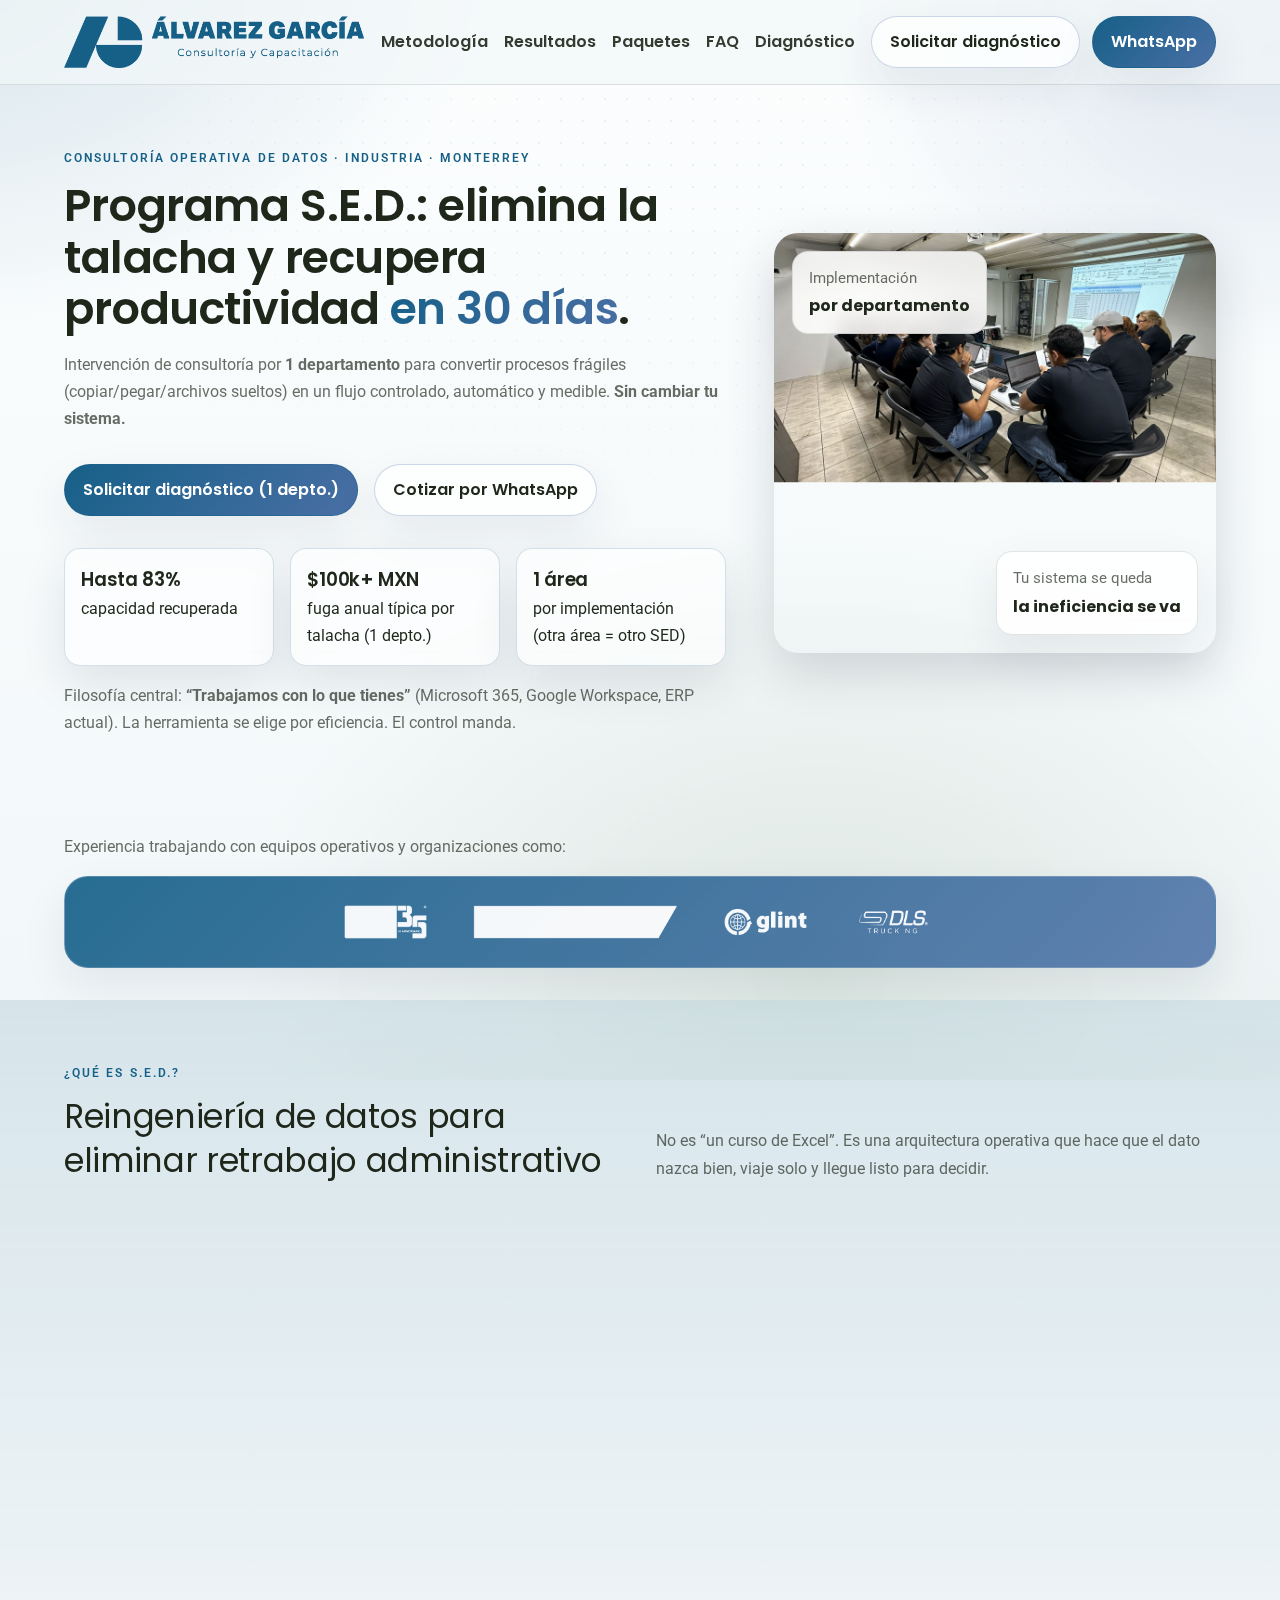
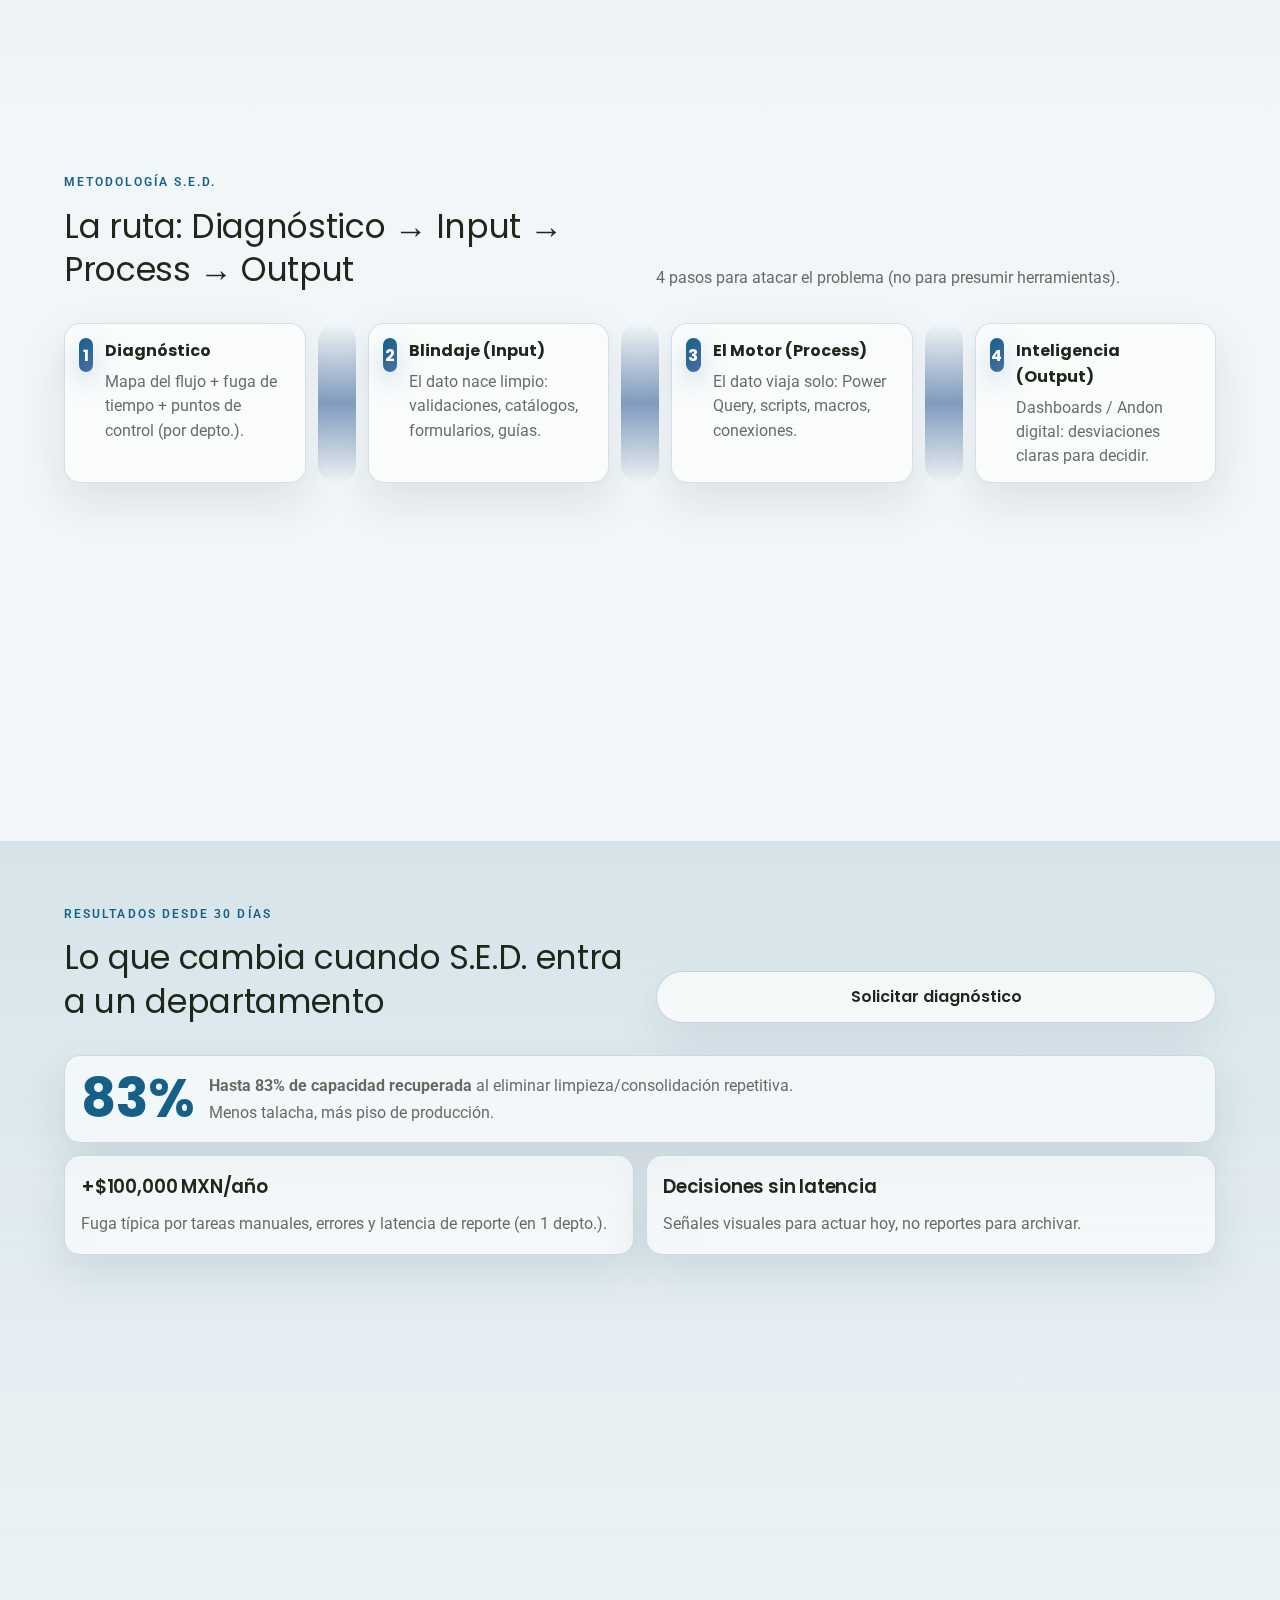
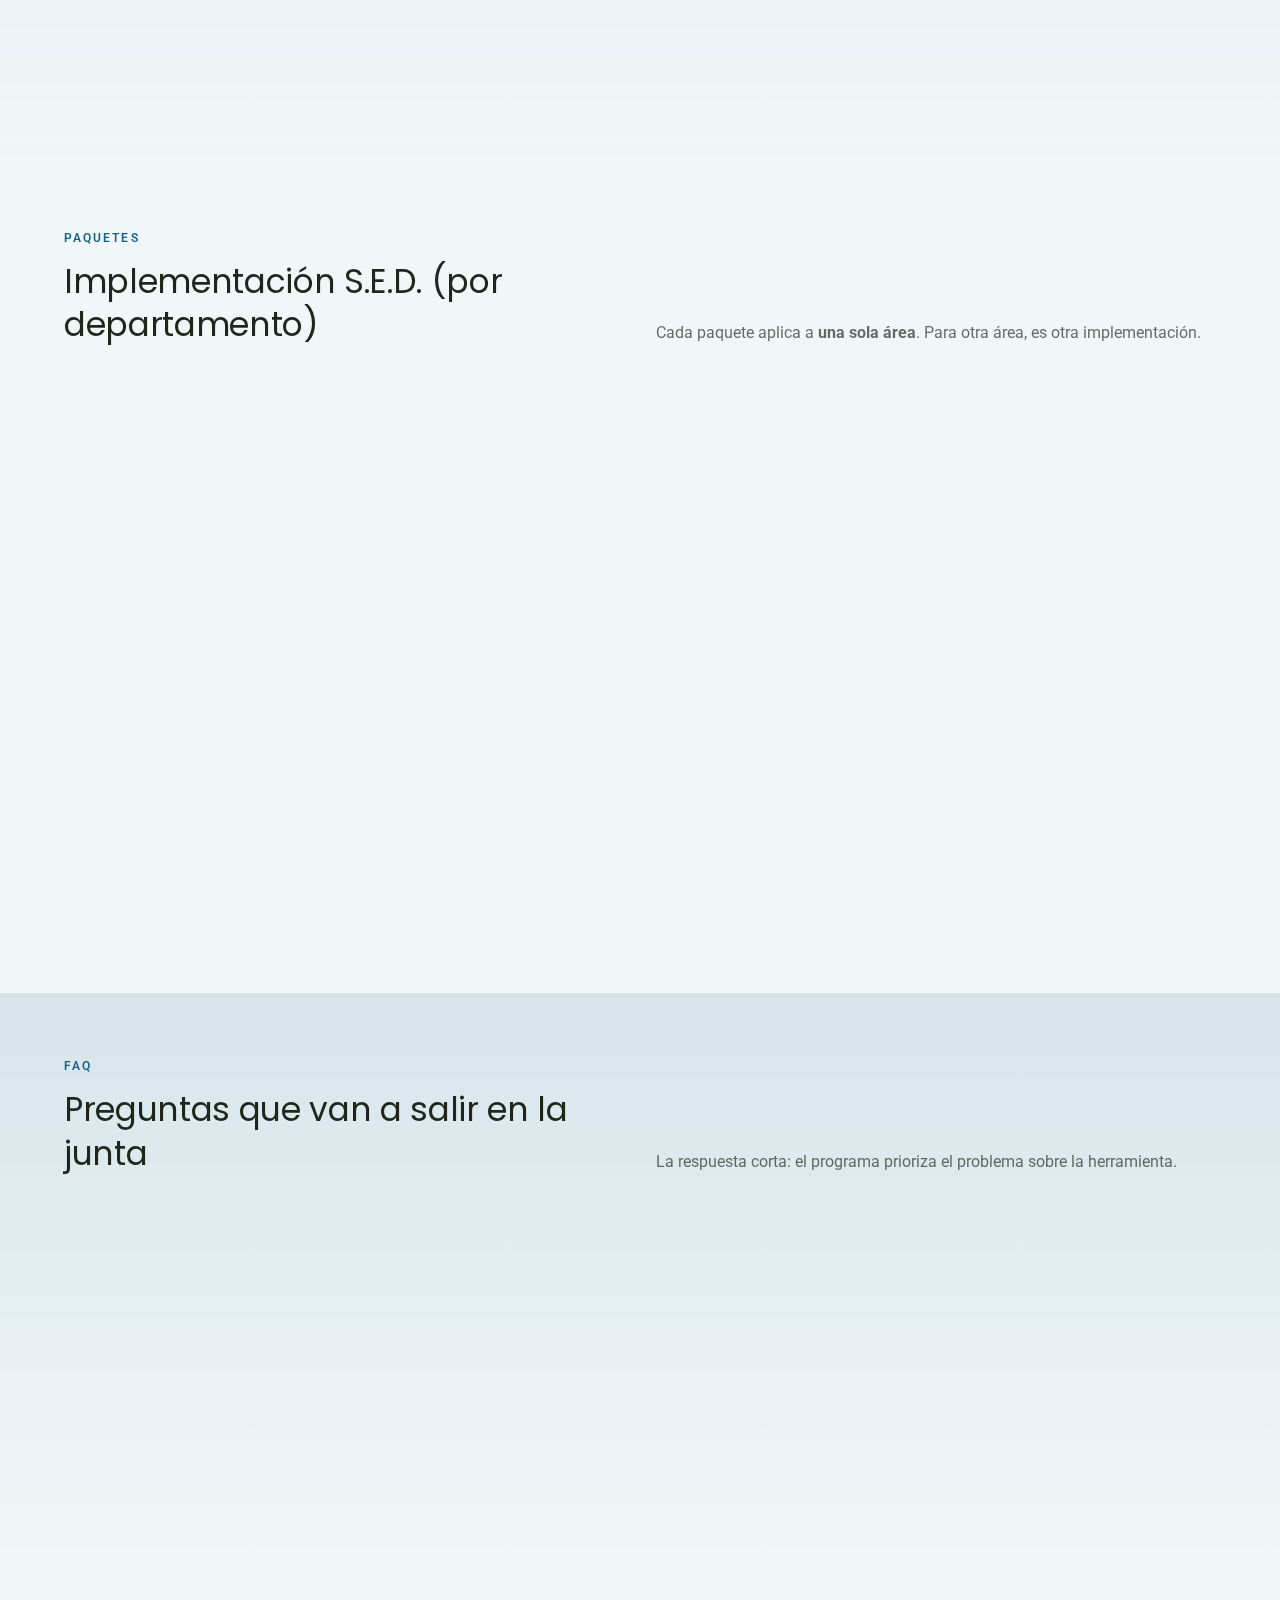
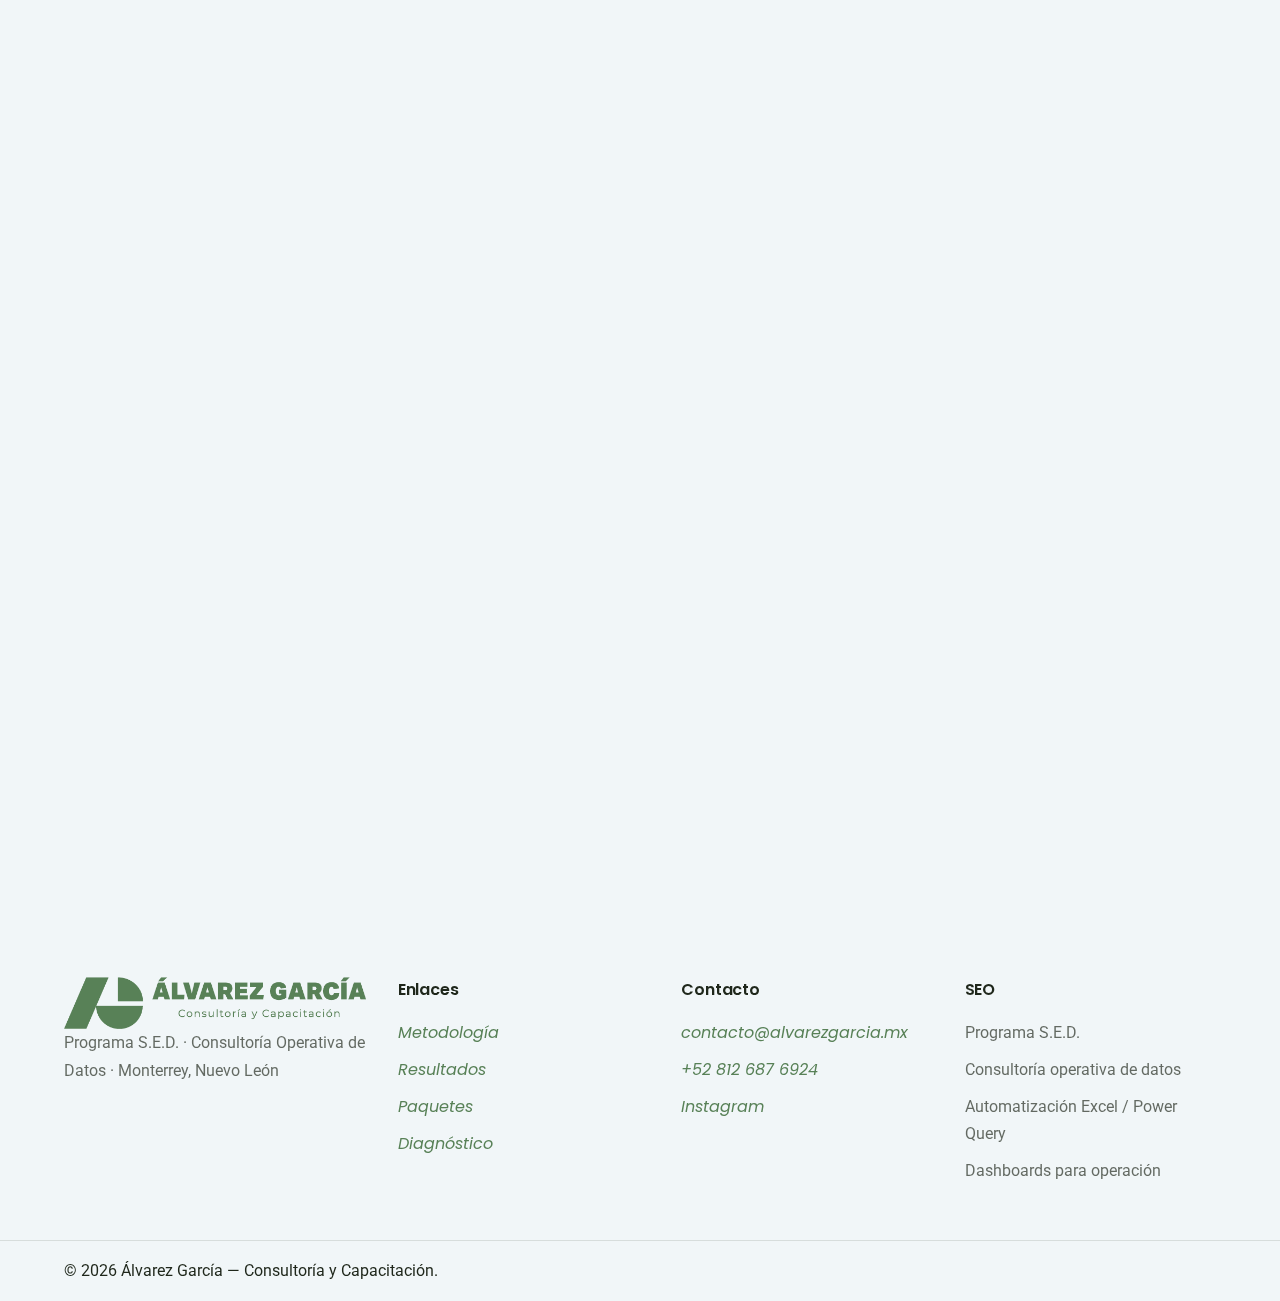
<file: index.html>
<!-- index.html (PÁGINA PRINCIPAL — Programa S.E.D.) -->
<!doctype html>
<html lang="es">
<head>
  <meta charset="UTF-8" />
  <meta name="viewport" content="width=device-width, initial-scale=1" />

  <title>Programa S.E.D. | Recupera productividad por departamento — Álvarez García</title>
  <meta name="description" content="Programa S.E.D. (Sistema de Eficiencia de Datos): consultoría operativa por 1 departamento para blindar captura (Input), automatizar flujo (Process) y dar visibilidad accionable (Output) con tus herramientas actuales. Resultados medibles en 30 días." />

  <link rel="preconnect" href="https://fonts.googleapis.com" />
  <link rel="preconnect" href="https://fonts.gstatic.com" crossorigin />
  <link href="https://fonts.googleapis.com/css2?family=Poppins:ital,wght@0,400;0,600;1,400&family=Roboto:ital,wght@0,400;1,400&display=swap" rel="stylesheet" />

  <link rel="stylesheet" href="styles.css" />
</head>

<body>
  <!-- HEADER -->
  <header class="site-header" id="top">
    <nav class="nav container" aria-label="Navegación principal">
      <a class="logo" href="#top" aria-label="Inicio">
        <span><img src="assets/logo-alvarez.png" alt="Álvarez García — Consultoría y Capacitación" /></span>
      </a>

      <button class="nav-toggle" aria-expanded="false" aria-controls="nav-links" type="button">
        <span class="sr-only">Abrir menú</span>
        <span class="nav-toggle-bar"></span>
        <span class="nav-toggle-bar"></span>
      </button>

      <div class="nav-links" id="nav-links">
        <a href="#metodologia">Metodología</a>
        <a href="#resultados">Resultados</a>
        <a href="#programas">Paquetes</a>
        <a href="#faq">FAQ</a>
        <a href="#contacto">Diagnóstico</a>
      </div>

      <div class="nav-actions">
        <a class="btn btn-secondary" href="#contacto">Solicitar diagnóstico</a>
        <a class="btn btn-primary" target="_blank" rel="noreferrer"
           href="https://wa.me/528126876924?text=Hola%2C%20quiero%20iniciar%20un%20Diagn%C3%B3stico%20S.E.D.%20(1%20departamento).%20Empresa%3A%20%20Departamento%3A%20%20Dolor%20principal%3A%20%20Herramientas%20actuales%3A%20">
          WhatsApp
        </a>
      </div>
    </nav>
  </header>

  <main>
    <!-- HERO -->
    <section class="hero section" aria-labelledby="hero-title">
      <div class="container hero-grid">
        <div class="hero-content">
          <p class="eyebrow">Consultoría operativa de datos · Industria · Monterrey</p>

          <h1 id="hero-title">Programa S.E.D.: elimina la talacha y recupera productividad <span class="gradient-apple">en 30 días</span>.</h1>

          <p class="lead" style="margin-top: var(--space-16);">
            Intervención de consultoría por <strong>1 departamento</strong> para convertir procesos frágiles (copiar/pegar/archivos sueltos)
            en un flujo controlado, automático y medible. <strong>Sin cambiar tu sistema.</strong>
          </p>

          <div class="hero-actions">
            <a class="btn btn-primary" href="#contacto">Solicitar diagnóstico (1 depto.)</a>
            <a class="btn btn-secondary" target="_blank" rel="noreferrer"
               href="https://wa.me/528126876924?text=Hola%2C%20quiero%20cotizar%20S.E.D.%20(1%20departamento).%20Empresa%3A%20%20Departamento%3A%20%20Personas%20impactadas%3A%20%20">
              Cotizar por WhatsApp
            </a>
          </div>

          <div class="hero-stats" role="list" aria-label="Indicadores clave">
            <div role="listitem">
              <h3>Hasta 83%</h3>
              <p>capacidad recuperada</p>
            </div>
            <div role="listitem">
              <h3>$100k+ MXN</h3>
              <p>fuga anual típica por talacha (1 depto.)</p>
            </div>
            <div role="listitem">
              <h3>1 área</h3>
              <p>por implementación (otra área = otro SED)</p>
            </div>
          </div>

          <p class="muted" style="margin-top: var(--space-16);">
            Filosofía central: <strong>“Trabajamos con lo que tienes”</strong> (Microsoft 365, Google Workspace, ERP actual).
            La herramienta se elige por eficiencia. El control manda.
          </p>
        </div>

        <div class="hero-visual" aria-hidden="true">
          <div class="media-placeholder hero-placeholder">
            <img src="assets/hero-home.png" alt="" />
          </div>

          <div class="float-card float-card--top">
            <p>Implementación</p>
            <strong>por departamento</strong>
          </div>

          <div class="float-card float-card--bottom">
            <p>Tu sistema se queda</p>
            <strong>la ineficiencia se va</strong>
          </div>
        </div>
      </div>
    </section>

    <!-- LOGOS -->
    <section class="logos section" aria-label="Experiencia">
      <div class="container">
        <p class="muted">Experiencia trabajando con equipos operativos y organizaciones como:</p>
        <div class="logo-row" aria-label="Logos de empresas">
          <span><img src="assets/TRA.webp" alt="Logo TRA" /></span>
          <span><img src="assets/Stanley_Black_&_Decker_Logo.svg.png" alt="Logo Stanley Black & Decker" /></span>
          <span><img src="assets/glint-logo.png" alt="Logo Glint" /></span>
          <span><img src="assets/dls-logo.png" alt="Logo DLS" /></span>
        </div>
      </div>
    </section>

    <!-- WHAT IS SED -->
    <section class="services section alt" id="que-es" aria-labelledby="what-title">
      <div class="container">
        <div class="section-header">
          <div>
            <p class="eyebrow">¿Qué es S.E.D.?</p>
            <h2 id="what-title">Reingeniería de datos para eliminar retrabajo administrativo</h2>
          </div>
          <p class="lead">
            No es “un curso de Excel”. Es una arquitectura operativa que hace que el dato nazca bien, viaje solo y llegue listo para decidir.
          </p>
        </div>

        <div class="grid cards" data-stagger>
          <article class="feature-card reveal">
            <div class="icon">⛓️</div>
            <h3>Agnóstico a herramientas</h3>
            <p>Usamos lo que ya tienes. Cero licencias “por deporte”.</p>
          </article>

          <article class="feature-card reveal">
            <div class="icon">🛡️</div>
            <h3>Control desde el origen</h3>
            <p>Menos dedazos, menos “versiones finales”.</p>
          </article>

          <article class="feature-card reveal">
            <div class="icon">⚡</div>
            <h3>Automatización del flujo</h3>
            <p>Que el dato viaje sin copiar/pegar, sin talacha.</p>
          </article>

          <article class="feature-card reveal">
            <div class="icon">📊</div>
            <h3>Visibilidad accionable</h3>
            <p>Dashboards / Andon digital: señales para actuar hoy.</p>
          </article>
        </div>

        <div class="cta-mini reveal" style="margin-top: var(--space-32);">
          <div class="cta-card">
            <div>
              <h3 style="margin-bottom: var(--space-8);">Regla del programa</h3>
              <p class="muted" style="margin:0;">
                <strong>S.E.D. se implementa por 1 departamento.</strong>
                Si quieres otra área, se cotiza y ejecuta como otro programa S.E.D. separado.
              </p>
            </div>
            <div class="cta-actions">
              <a class="btn btn-primary" href="#contacto">Quiero diagnóstico</a>
              <a class="btn btn-secondary" target="_blank" rel="noreferrer"
                 href="https://wa.me/528126876924?text=Hola%2C%20quiero%20un%20Diagn%C3%B3stico%20S.E.D.%20(1%20departamento).%20Empresa%3A%20%20Departamento%3A%20%20Dolor%3A%20%20">
                WhatsApp
              </a>
            </div>
          </div>
        </div>
      </div>
    </section>

    <!-- METHODOLOGY (route line) -->
    <section class="section" id="metodologia" aria-labelledby="method-title">
      <div class="container">
        <div class="section-header">
          <div>
            <p class="eyebrow">Metodología S.E.D.</p>
            <h2 id="method-title">La ruta: Diagnóstico → Input → Process → Output</h2>
          </div>
          <p class="lead">4 pasos para atacar el problema (no para presumir herramientas).</p>
        </div>

        <div class="timeline" aria-label="Ruta S.E.D. en 4 pasos">
          <div class="tStep glass">
            <div class="tNum">1</div>
            <div class="tBody">
              <strong>Diagnóstico</strong>
              <p>Mapa del flujo + fuga de tiempo + puntos de control (por depto.).</p>
            </div>
          </div>

          <div class="tLine" aria-hidden="true"></div>

          <div class="tStep glass">
            <div class="tNum">2</div>
            <div class="tBody">
              <strong>Blindaje (Input)</strong>
              <p>El dato nace limpio: validaciones, catálogos, formularios, guías.</p>
            </div>
          </div>

          <div class="tLine" aria-hidden="true"></div>

          <div class="tStep glass">
            <div class="tNum">3</div>
            <div class="tBody">
              <strong>El Motor (Process)</strong>
              <p>El dato viaja solo: Power Query, scripts, macros, conexiones.</p>
            </div>
          </div>

          <div class="tLine" aria-hidden="true"></div>

          <div class="tStep glass">
            <div class="tNum">4</div>
            <div class="tBody">
              <strong>Inteligencia (Output)</strong>
              <p>Dashboards / Andon digital: desviaciones claras para decidir.</p>
            </div>
          </div>
        </div>

        <div class="grid cards" style="margin-top: var(--space-32);" data-stagger>
          <article class="feature-card reveal">
            <div class="icon">🧩</div>
            <h3>“Trabajamos con lo que tienes”</h3>
            <p>La herramienta se selecciona por eficiencia y madurez, no por moda.</p>
          </article>
          <article class="feature-card reveal">
            <div class="icon">🧯</div>
            <h3>Menos errores, menos retrabajo</h3>
            <p>Si el dato nace bien, el reporte deja de mentir.</p>
          </article>
          <article class="feature-card reveal">
            <div class="icon">📌</div>
            <h3>Continuidad</h3>
            <p>De “vive en la cabeza de alguien” a estándar documentado.</p>
          </article>
          <article class="feature-card reveal">
            <div class="icon">⏱️</div>
            <h3>Impacto rápido</h3>
            <p>Priorizamos lo que mueve la aguja en 30 días.</p>
          </article>
        </div>
      </div>
    </section>

    <!-- RESULTS -->
    <section class="blog section alt" id="resultados" aria-labelledby="results-title">
      <div class="container">
        <div class="section-header">
          <div>
            <p class="eyebrow">Resultados desde 30 días</p>
            <h2 id="results-title">Lo que cambia cuando S.E.D. entra a un departamento</h2>
          </div>
          <a class="btn btn-secondary" href="#contacto">Solicitar diagnóstico</a>
        </div>

        <div class="resultGrid">
          <div class="rCard rCard--big glass">
            <div class="rBig">83%</div>
            <p class="muted" style="margin:0;">
              <strong>Hasta 83% de capacidad recuperada</strong> al eliminar limpieza/consolidación repetitiva.
              <br><span class="muted">Menos talacha, más piso de producción.</span>
            </p>
          </div>
          <div class="rCard glass">
            <h3 style="margin:0 0 8px;">+$100,000 MXN/año</h3>
            <p class="muted" style="margin:0;">Fuga típica por tareas manuales, errores y latencia de reporte (en 1 depto.).</p>
          </div>
          <div class="rCard glass">
            <h3 style="margin:0 0 8px;">Decisiones sin latencia</h3>
            <p class="muted" style="margin:0;">Señales visuales para actuar hoy, no reportes para archivar.</p>
          </div>
        </div>

        <div class="grid blog-grid" data-stagger style="margin-top: var(--space-32);">
          <article class="blog-card reveal">
            <div class="blog-image" aria-hidden="true">
              <img src="assets/decisiones-impacto.png" alt="" class="blog-image" />
            </div>
            <div class="blog-content">
              <span class="pill">Output</span>
              <h3>Visibilidad diaria</h3>
              <p>Dashboard/Andon: solo lo urgente y lo que se desvió.</p>
            </div>
          </article>

          <article class="blog-card reveal">
            <div class="blog-image" aria-hidden="true">
              <img src="assets/diseño-de-programas.png" alt="" class="blog-image" />
            </div>
            <div class="blog-content">
              <span class="pill">Process</span>
              <h3>El flujo corre solo</h3>
              <p>Sin copiar/pegar. Sin “yo lo acomodo”.</p>
            </div>
          </article>

          <article class="blog-card reveal">
            <div class="blog-image" aria-hidden="true">
              <img src="assets/trasnferencia-al-puesto.png" alt="" class="blog-image" />
            </div>
            <div class="blog-content">
              <span class="pill">Input</span>
              <h3>Captura blindada</h3>
              <p>El dato nace limpio: control, estándar y guías.</p>
            </div>
          </article>
        </div>
      </div>
    </section>

    <!-- PACKAGES -->
    <section class="pricing section" id="programas" aria-labelledby="pricing-title">
      <div class="container">
        <div class="section-header">
          <div>
            <p class="eyebrow">Paquetes</p>
            <h2 id="pricing-title">Implementación S.E.D. (por departamento)</h2>
          </div>
          <p class="lead">Cada paquete aplica a <strong>una sola área</strong>. Para otra área, es otra implementación.</p>
        </div>

        <div class="grid pricing-grid" data-stagger>
          <article class="price-card reveal">
            <div class="badge">Inicio</div>
            <h3>SED Diagnóstico</h3>
            <ul class="short-list">
              <li>Mapa del flujo y silos</li>
              <li>Puntos de control + estándar</li>
              <li>Estimación de fuga $ / horas</li>
              <li>Roadmap 30/60/90</li>
              <li><strong>1 departamento</strong></li>
            </ul>
            <a class="btn btn-secondary" href="#contacto">Solicitar diagnóstico</a>
          </article>

          <article class="price-card highlight reveal">
            <div class="badge">Más solicitado</div>
            <h3>SED Implementación</h3>
            <ul class="short-list">
              <li>Blindaje de captura (Input)</li>
              <li>Motor automatizado (Process)</li>
              <li>Dashboard/Andon (Output)</li>
              <li>Medición del impacto</li>
              <li><strong>1 departamento</strong></li>
            </ul>
            <a class="btn btn-primary" href="#contacto">Cotizar implementación</a>
          </article>

          <article class="price-card reveal">
            <div class="badge">Escala</div>
            <h3>SED Continuidad</h3>
            <ul class="short-list">
              <li>Documentación + estándar</li>
              <li>Entrenamiento operativo (uso real)</li>
              <li>Mejora continua del flujo</li>
              <li>KPIs de eficiencia</li>
              <li><strong>1 departamento</strong></li>
            </ul>
            <a class="btn btn-secondary" href="#contacto">Agendar llamada</a>
          </article>
        </div>

        <div class="cta-mini reveal" style="margin-top: var(--space-32);">
          <div class="cta-card">
            <div>
              <h3 style="margin-bottom: var(--space-8);">¿Quieres S.E.D. en 2+ departamentos?</h3>
              <p class="muted" style="margin:0;">Se implementa por etapas: una área por vez para asegurar control, adopción y resultados.</p>
            </div>
            <div class="cta-actions">
              <a class="btn btn-primary" href="#contacto">Plan de expansión</a>
              <a class="btn btn-secondary" target="_blank" rel="noreferrer"
                 href="https://wa.me/528126876924?text=Hola%2C%20quiero%20un%20plan%20para%20implementar%20S.E.D.%20en%20m%C3%BAltiples%20departamentos.%20Empresa%3A%20%20Departamentos%3A%20%20">
                WhatsApp
              </a>
            </div>
          </div>
        </div>
      </div>
    </section>

    <!-- FAQ -->
    <section class="section alt" id="faq" aria-labelledby="faq-title">
      <div class="container">
        <div class="section-header">
          <div>
            <p class="eyebrow">FAQ</p>
            <h2 id="faq-title">Preguntas que van a salir en la junta</h2>
          </div>
          <p class="lead">La respuesta corta: el programa prioriza el problema sobre la herramienta.</p>
        </div>

        <div class="grid cards" data-stagger>
          <article class="feature-card reveal">
            <h3>¿S.E.D. es “un curso de Excel”?</h3>
            <p>No. Es consultoría operativa. Usamos Excel/Power Query/Forms/Scripts/ERP solo si sirven al control y automatización.</p>
          </article>

          <article class="feature-card reveal">
            <h3>¿Por qué “1 departamento por programa”?</h3>
            <p>Cada área tiene flujo, fuentes y controles distintos. Para asegurar resultados, se diseña una arquitectura por área. Otra área = otro S.E.D.</p>
          </article>

          <article class="feature-card reveal">
            <h3>¿Y si ya tenemos ERP?</h3>
            <p>Mejor. S.E.D. se adapta a tu infraestructura. No llegamos a venderte licencias: llegamos a cerrar fugas.</p>
          </article>

          <article class="feature-card reveal">
            <h3>¿Qué necesitas para arrancar?</h3>
            <p>Departamento, dolor principal y herramientas actuales. Con eso hacemos el diagnóstico y definimos el plan.</p>
          </article>
        </div>
      </div>
    </section>

    <!-- CONTACTO / FORM -->
    <section class="cta section" aria-labelledby="cta-title" id="contacto">
      <div class="container cta-card reveal">
        <div>
          <p class="eyebrow">Diagnóstico</p>
          <h2 id="cta-title">Te regresamos un plan claro (sin humo)</h2>
          <p class="lead">Para cotizar y ejecutar bien, necesitamos un contexto mínimo. <strong>Esta solicitud aplica a 1 departamento.</strong></p>

          <div class="panel contact-form reveal">
            <form action="https://formsubmit.co/contacto@alvarezgarcia.mx" method="POST">
              <input type="hidden" name="_subject" value="Nuevo contacto — Programa S.E.D. (Álvarez García)" />
              <input type="hidden" name="_template" value="table" />
              <input type="hidden" name="_captcha" value="false" />

              <label>
                Nombre
                <input type="text" name="name" placeholder="Ej. Karla Hernández" required />
              </label>

              <label>
                Correo
                <input type="email" name="email" placeholder="tu@empresa.com" required />
              </label>

              <label>
                Empresa
                <input type="text" name="company" placeholder="Ej. Nombre de la empresa" required />
              </label>

              <div class="grid" style="grid-template-columns: 1fr 1fr; gap: var(--space-16);">
                <label>
                  Departamento (1 por solicitud)
                  <select name="departamento" required>
                    <option value="" selected disabled>Selecciona</option>
                    <option>Operaciones / Planta</option>
                    <option>Calidad</option>
                    <option>Logística</option>
                    <option>OPEX / Mejora continua</option>
                    <option>IT / Sistemas</option>
                    <option>Administración / Backoffice</option>
                    <option>Otro (especificar)</option>
                  </select>
                </label>

                <label>
                  Paquete
                  <select name="paquete" required>
                    <option value="" selected disabled>Selecciona</option>
                    <option>SED Diagnóstico</option>
                    <option>SED Implementación</option>
                    <option>SED Continuidad</option>
                    <option>No sé (recomiéndame)</option>
                  </select>
                </label>
              </div>

              <label>
                Objetivo (dolor + salida deseada)
                <textarea name="message" rows="5" placeholder="Dolor actual: ____  |  Salida deseada: ____  |  Herramientas actuales (Excel/Google/ERP): ____" required></textarea>
              </label>

              <div class="hero-actions" style="margin-top: var(--space-16);">
                <button class="btn btn-primary" type="submit">Solicitar diagnóstico</button>
                <a class="btn btn-secondary" target="_blank" rel="noreferrer"
                   href="https://wa.me/528126876924?text=Hola%2C%20quiero%20un%20Diagn%C3%B3stico%20S.E.D.%20(1%20departamento).%20Empresa%3A%20%20Departamento%3A%20%20Dolor%3A%20%20Herramientas%3A%20">
                  Prefiero WhatsApp
                </a>
              </div>

              <p class="muted" style="margin-top: var(--space-16); font-size:.95rem;">
                Te contactamos solo por esta solicitud. Nada de spam.
                <br><strong>Nota:</strong> si indicas 2 departamentos, te pediremos separarlo para cotizar correctamente.
              </p>
            </form>
          </div>
        </div>
      </div>
    </section>

    <!-- FOOTER -->
    <footer class="footer" aria-label="Pie de página">
      <div class="container footer-grid">
        <div>
          <span><img src="assets/logo-alvarez-verde.png" alt="Álvarez García" /></span>
          <p class="muted">Programa S.E.D. · Consultoría Operativa de Datos · Monterrey, Nuevo León</p>
        </div>

        <div>
          <h4>Enlaces</h4>
          <ul class="short-list">
            <li><a href="#metodologia">Metodología</a></li>
            <li><a href="#resultados">Resultados</a></li>
            <li><a href="#programas">Paquetes</a></li>
            <li><a href="#contacto">Diagnóstico</a></li>
          </ul>
        </div>

        <div>
          <h4>Contacto</h4>
          <ul class="short-list">
            <li><a href="mailto:contacto@alvarezgarcia.mx">contacto@alvarezgarcia.mx</a></li>
            <li><a href="tel:+528126876924">+52 812 687 6924</a></li>
            <li><a href="https://instagram.com/alvarezgarciamx" target="_blank" rel="noreferrer">Instagram</a></li>
          </ul>
        </div>

        <div>
          <h4>SEO</h4>
          <ul class="short-list">
            <li>Programa S.E.D.</li>
            <li>Consultoría operativa de datos</li>
            <li>Automatización Excel / Power Query</li>
            <li>Dashboards para operación</li>
          </ul>
        </div>
      </div>

      <div class="footer-bottom">
        <div class="container">
          <p>© 2026 Álvarez García — Consultoría y Capacitación.</p>
        </div>
      </div>
    </footer>
  </main>

  <script src="script.js"></script>
</body>
</html>
</file>
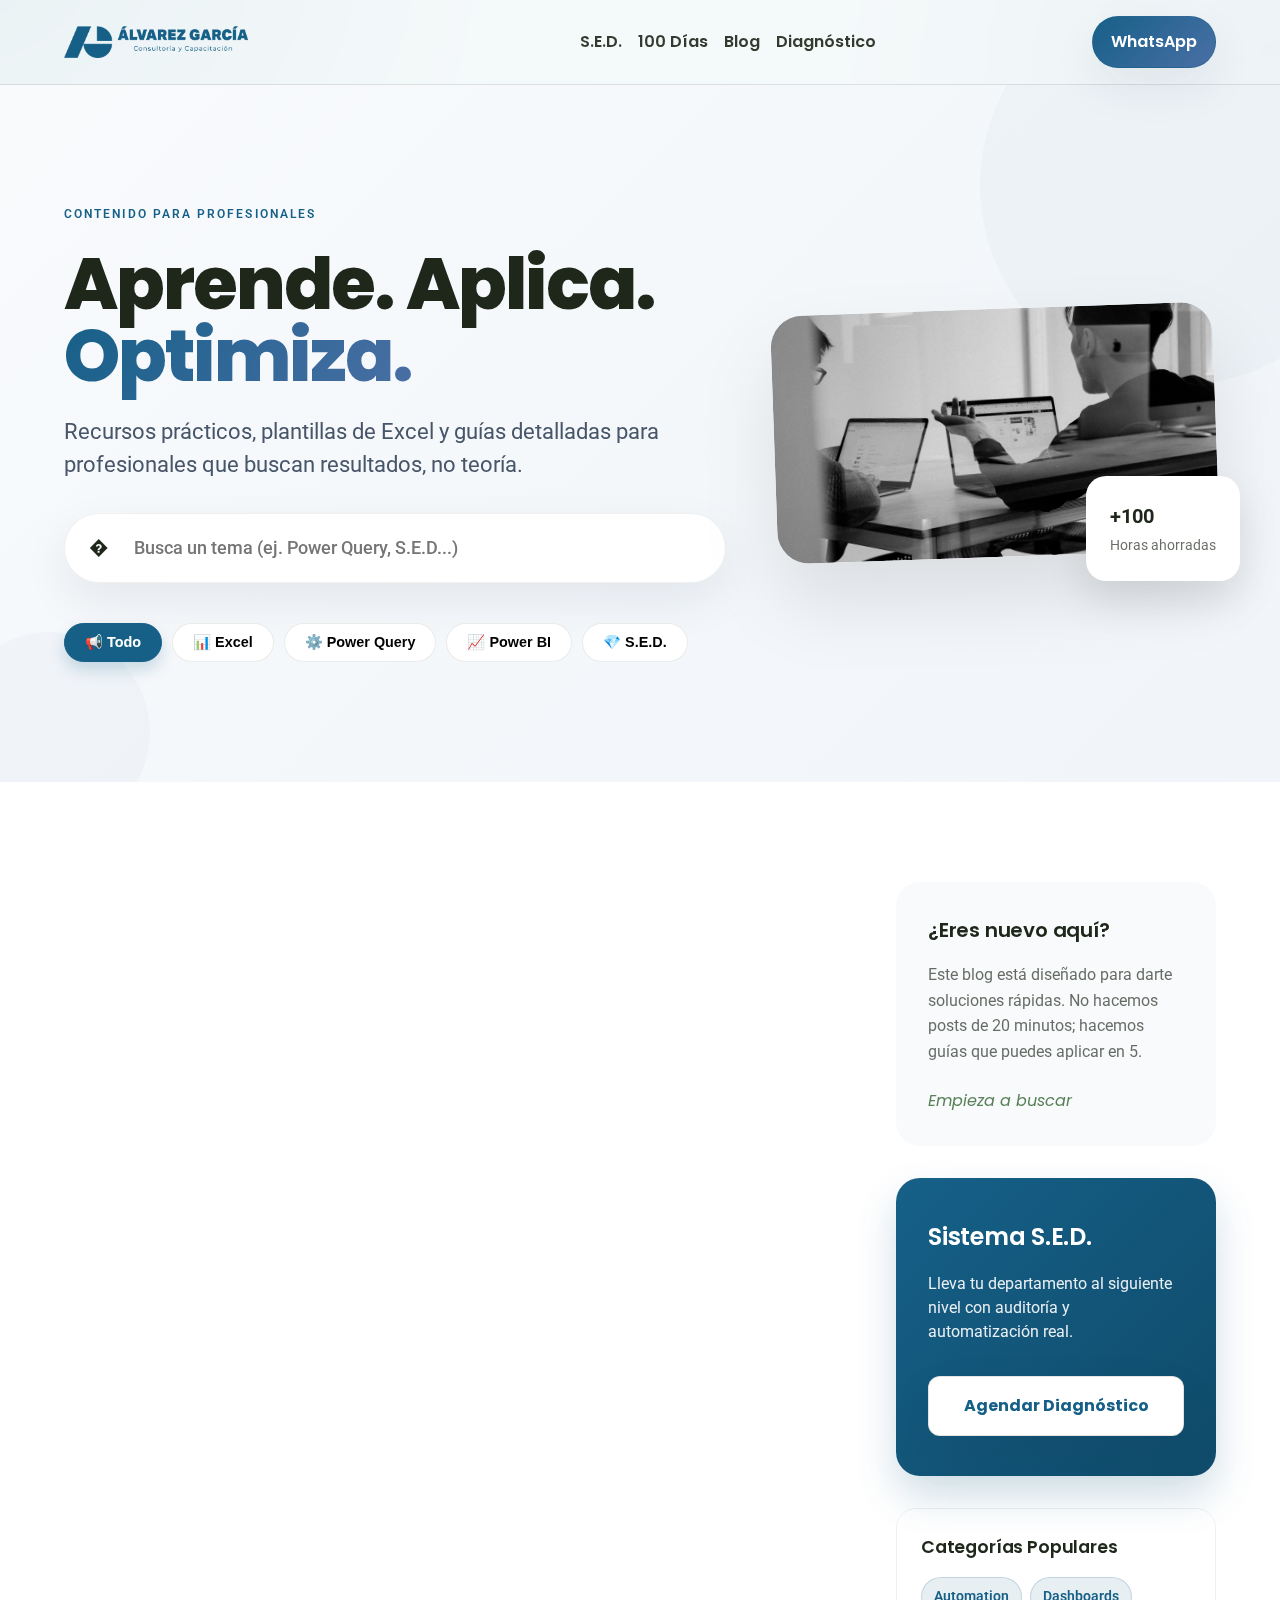
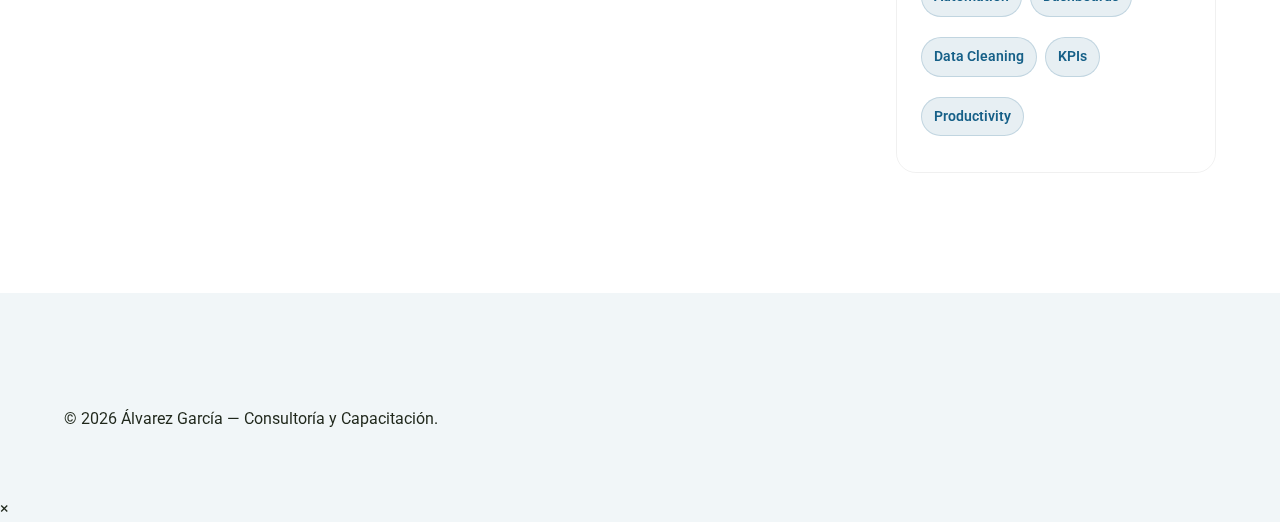
<file: index-blog.html>
<!doctype html>
<html lang="es">

<head>
    <meta charset="UTF-8" />
    <meta name="viewport" content="width=device-width, initial-scale=1" />

    <title>Blog | Recursos y cursos — Álvarez García</title>
    <meta name="description"
        content="Artículos, plantillas y guías prácticas para Excel, Power Query, Power BI y productividad operativa." />

    <link rel="preconnect" href="https://fonts.googleapis.com" />
    <link rel="preconnect" href="https://fonts.gstatic.com" crossorigin />
    <link
        href="https://fonts.googleapis.com/css2?family=Poppins:ital,wght@0,400;0,600;0,700;0,800;1,400&family=Roboto:ital,wght@0,400;1,400&display=swap"
        rel="stylesheet" />

    <link rel="stylesheet" href="../styles.css" />
    <style>
        .search-container {
            margin-top: var(--space-32);
            display: flex;
            flex-direction: column;
            gap: var(--space-16);
        }

        .search-bar {
            display: flex;
            align-items: center;
            background: #fff;
            border: 1px solid rgba(0, 0, 0, 0.1);
            border-radius: 999px;
            padding: 12px 24px;
            box-shadow: var(--shadow-soft);
            max-width: 600px;
        }

        .search-bar input {
            border: none;
            outline: none;
            width: 100%;
            margin-left: 12px;
            font-size: 1.1rem;
            font-family: var(--font-body);
        }

        .chips {
            display: flex;
            gap: 10px;
            flex-wrap: wrap;
        }

        .chip {
            padding: 10px 20px;
            border-radius: 999px;
            border: 1px solid rgba(0, 0, 0, 0.08);
            background: #fff;
            cursor: pointer;
            font-size: 0.9rem;
            font-weight: 600;
            transition: all 0.3s cubic-bezier(0.165, 0.84, 0.44, 1);
            display: flex;
            align-items: center;
            gap: 8px;
        }

        .chip:hover {
            transform: translateY(-2px);
            box-shadow: 0 4px 12px rgba(0, 0, 0, 0.05);
        }

        .chip[data-active="true"] {
            background: var(--primary);
            color: #fff;
            border-color: var(--primary);
            box-shadow: 0 8px 16px rgba(22, 96, 136, 0.2);
        }

        .blog-shell {
            display: grid;
            grid-template-columns: 1fr 320px;
            gap: var(--space-64);
            align-items: start;
        }

        @media (max-width: 980px) {
            .blog-shell {
                grid-template-columns: 1fr;
            }
        }
    </style>
</head>

<body>
    <header class="site-header">
        <nav class="nav container">
            <a class="logo" href="../index.html">
                <span><img src="../assets/logo-alvarez.png" alt="Álvarez García" style="height: 32px;" /></span>
            </a>
            <div class="nav-links">
                <a href="../index.html#ruta-30">S.E.D.</a>
                <a href="../100-dias-excel.html">100 Días</a>
                <a href="index-blog.html" aria-current="page">Blog</a>
                <a href="../index.html#contacto">Diagnóstico</a>
            </div>
            <div class="nav-actions">
                <a class="btn btn-primary" href="https://wa.me/528126876924">WhatsApp</a>
            </div>
        </nav>
    </header>

    <main>
        <section class="blog-hero"
            style="background: linear-gradient(135deg, #f8fafc 0%, #f1f5f9 100%); overflow: hidden; position: relative; padding: 120px 0;">
            <div
                style="position: absolute; top: -100px; right: -100px; width: 400px; height: 400px; background: rgba(22, 96, 136, 0.03); border-radius: 50%;">
            </div>
            <div
                style="position: absolute; bottom: -50px; left: -50px; width: 200px; height: 200px; background: rgba(74, 111, 165, 0.03); border-radius: 50%;">
            </div>

            <div class="container hero-grid" style="position: relative; z-index: 1;">
                <div class="hero-content">
                    <p class="eyebrow" style="margin-bottom: 24px;">Contenido para Profesionales</p>
                    <h1
                        style="font-size: clamp(3rem, 6vw, 4.5rem); font-weight: 800; line-height: 1; letter-spacing: -2px; margin-bottom: 24px;">
                        Aprende. Aplica. <span class="gradient-apple">Optimiza.</span></h1>
                    <p class="lead" style="font-size: 1.35rem; max-width: 600px; line-height: 1.5; color: #475569;">
                        Recursos prácticos, plantillas de Excel y guías detalladas para profesionales que buscan
                        resultados, no teoría.
                    </p>

                    <div class="search-container">
                        <div class="search-bar" style="max-width: 100%; border: 1px solid rgba(0,0,0,0.06);">
                            <span style="font-size: 1.2rem;">�</span>
                            <input type="text" id="searchInput" placeholder="Busca un tema (ej. Power Query, S.E.D...)"
                                style="font-weight: 500;" />
                        </div>
                        <div class="chips" style="margin-top: 24px;">
                            <button class="chip" data-filter="all" data-active="true">📢 Todo</button>
                            <button class="chip" data-filter="excel">📊 Excel</button>
                            <button class="chip" data-filter="powerquery">⚙️ Power Query</button>
                            <button class="chip" data-filter="powerbi">📈 Power BI</button>
                            <button class="chip" data-filter="sed">💎 S.E.D.</button>
                        </div>
                    </div>
                </div>

                <div class="hero-visual" style="display: flex; justify-content: flex-end;">
                    <div style="position: relative; width: 100%; max-width: 500px;">
                        <img src="../assets/decisiones-impacto.png" alt="Álvarez García Blog"
                            style="width: 100%; border-radius: 32px; box-shadow: 0 40px 80px rgba(0,0,0,0.1); transform: rotate(-2deg);" />
                        <div
                            style="position: absolute; bottom: -24px; right: -24px; background: #fff; padding: 24px; border-radius: 20px; box-shadow: 0 20px 40px rgba(0,0,0,0.1); z-index: 2;">
                            <strong style="display: block; font-size: 1.25rem;">+100</strong>
                            <span style="font-size: 0.85rem; color: var(--text-muted);">Horas ahorradas</span>
                        </div>
                    </div>
                </div>
            </div>
        </section>

        <section class="section" style="background: #fff; padding-top: 100px; padding-bottom: 120px;">
            <div class="container blog-shell">
                <div id="postGrid" class="blog-feed-container">
                    <!-- Dynamic items go here -->
                    <div style="padding: 60px; text-align: center;">
                        <p style="color: var(--text-muted); font-size: 1.1rem;">Cargando conocimientos...</p>
                    </div>
                </div>

                <aside class="sidebar">
                    <div class="side-card"
                        style="background: #f8fafc; border: none; padding: 32px; border-radius: 24px;">
                        <h3 style="font-size: 1.25rem; margin-bottom: 16px;">¿Eres nuevo aquí?</h3>
                        <p class="muted" style="line-height: 1.6;">Este blog está diseñado para darte soluciones
                            rápidas. No hacemos posts de 20 minutos; hacemos guías que puedes aplicar en 5.</p>
                        <a href="#searchInput" class="btn-read-more"
                            style="margin-top: 24px; display: inline-flex;">Empieza a buscar</a>
                    </div>

                    <div class="side-card"
                        style="margin-top: 32px; background: linear-gradient(135deg, var(--primary) 0%, var(--primary-dark) 100%); color: #fff; border: none; padding: 40px 32px; border-radius: 24px; box-shadow: 0 20px 40px rgba(22, 96, 136, 0.2);">
                        <h3 style="color: #fff; margin-bottom: 16px; font-size: 1.5rem;">Sistema S.E.D.</h3>
                        <p style="opacity: 0.9; margin-bottom: 32px; font-size: 1rem; line-height: 1.5;">Lleva tu
                            departamento al siguiente nivel con auditoría y automatización real.</p>
                        <a href="../index.html#contacto" class="btn"
                            style="background: #fff; color: var(--primary); width: 100%; text-align: center; padding: 16px; border-radius: 12px; font-weight: 700;">Agendar
                            Diagnóstico</a>
                    </div>

                    <div class="side-card"
                        style="margin-top: 32px; padding: 24px; border: 1px solid rgba(0,0,0,0.06); border-radius: 20px;">
                        <h3 style="font-size: 1.1rem; margin-bottom: 16px;">Categorías Populares</h3>
                        <div style="display: flex; flex-wrap: wrap; gap: 8px;">
                            <span class="pill">Automation</span>
                            <span class="pill">Dashboards</span>
                            <span class="pill">Data Cleaning</span>
                            <span class="pill">KPIs</span>
                            <span class="pill">Productivity</span>
                        </div>
                    </div>
                </aside>
            </div>
        </section>
    </main>

    <footer class="footer">
        <div class="container" style="padding: 64px 0;">
            <p>© 2026 Álvarez García — Consultoría y Capacitación.</p>
        </div>
    </footer>

    <!-- Modal Preview -->
    <div id="postPreviewModal" class="modal">
        <div class="modal-content">
            <span class="close-modal">&times;</span>
            <div id="modalBody">
                <!-- Content injected by JS -->
            </div>
        </div>
    </div>

    <script src="blog-engine.js"></script>
</body>

</html>
</file>
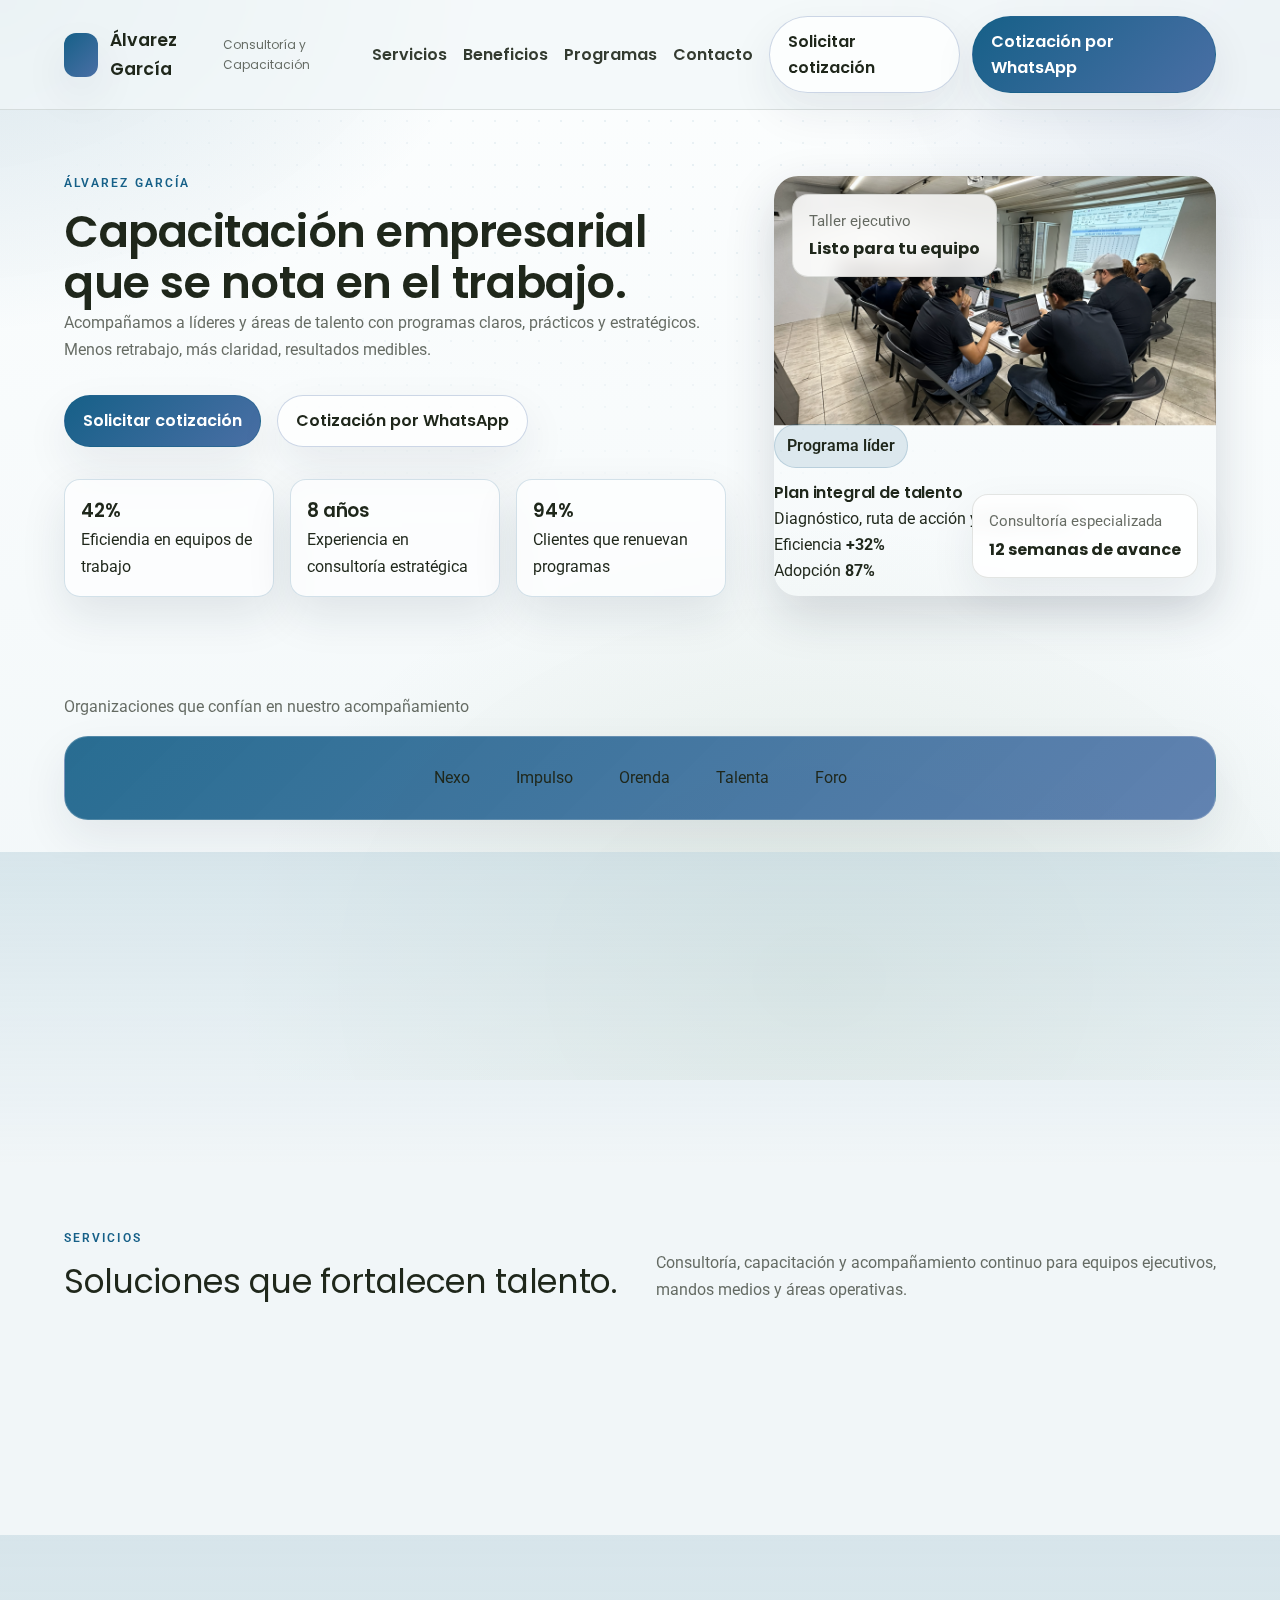
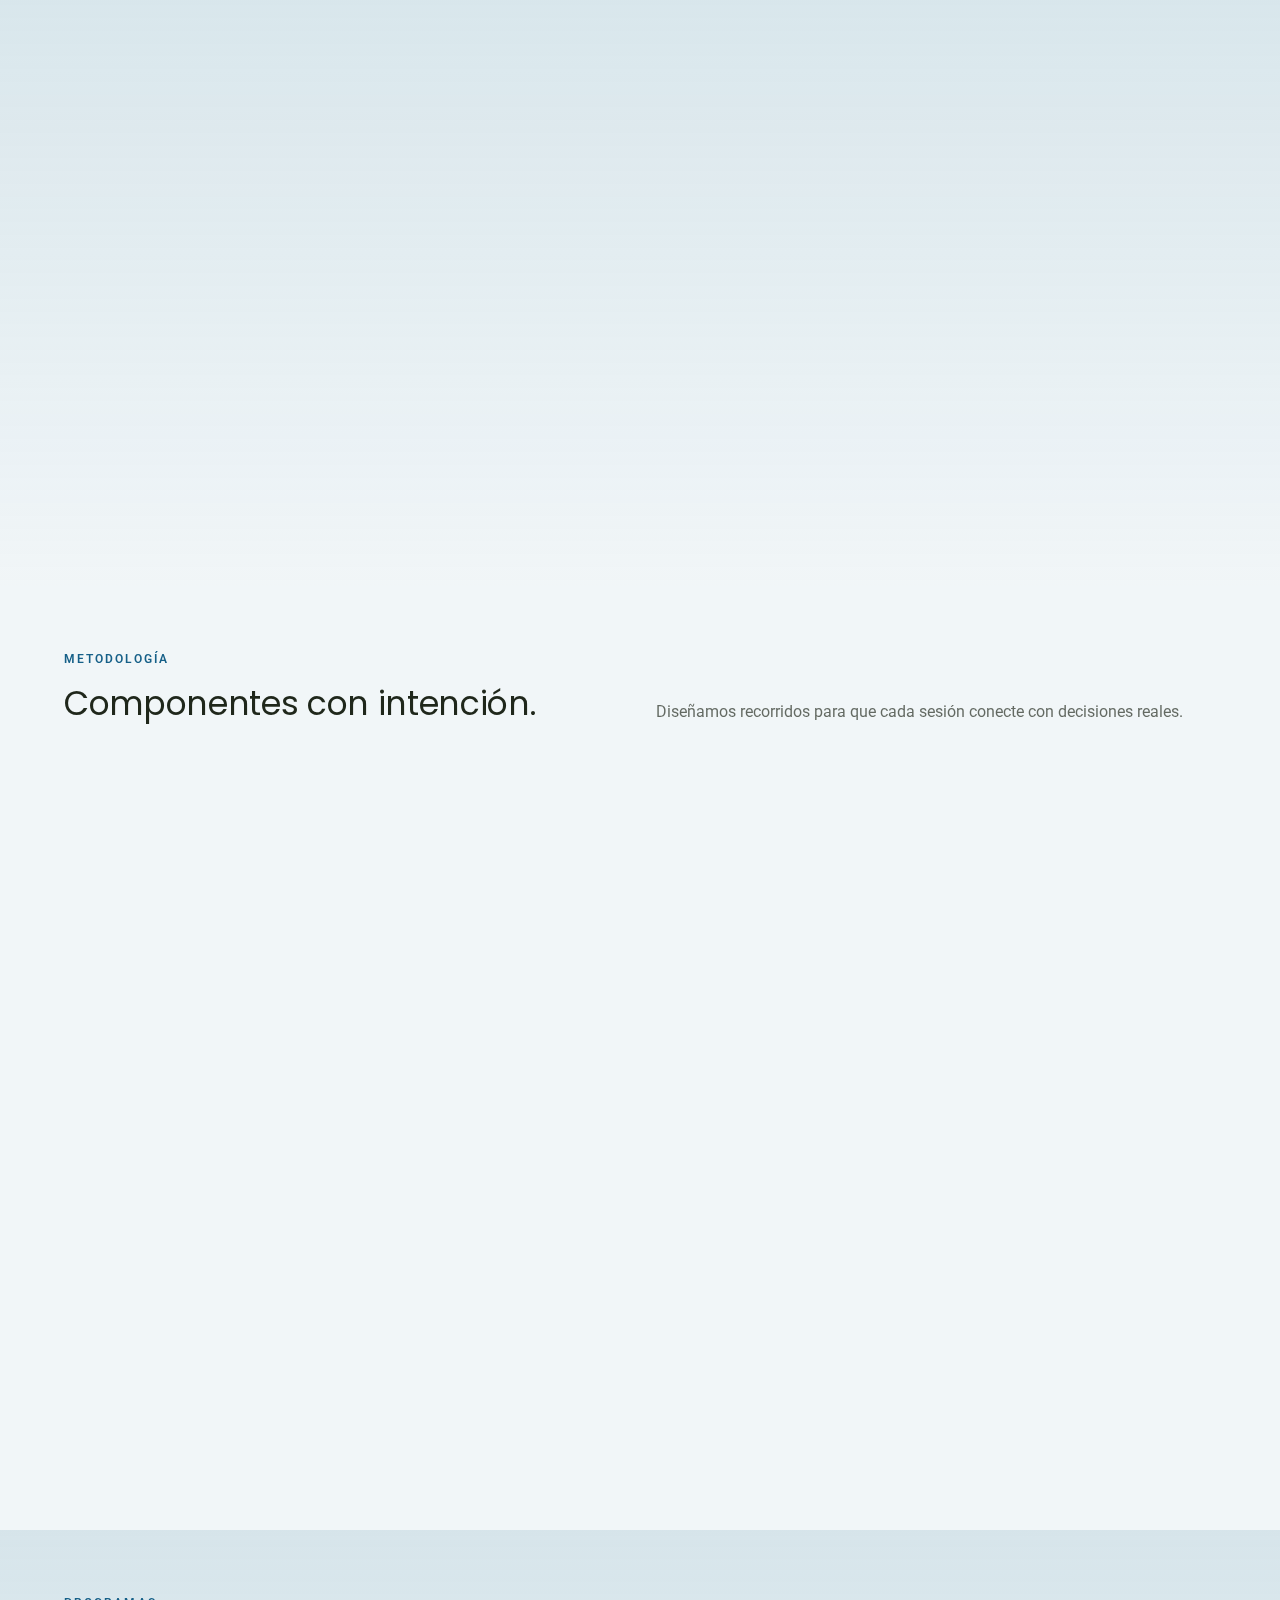
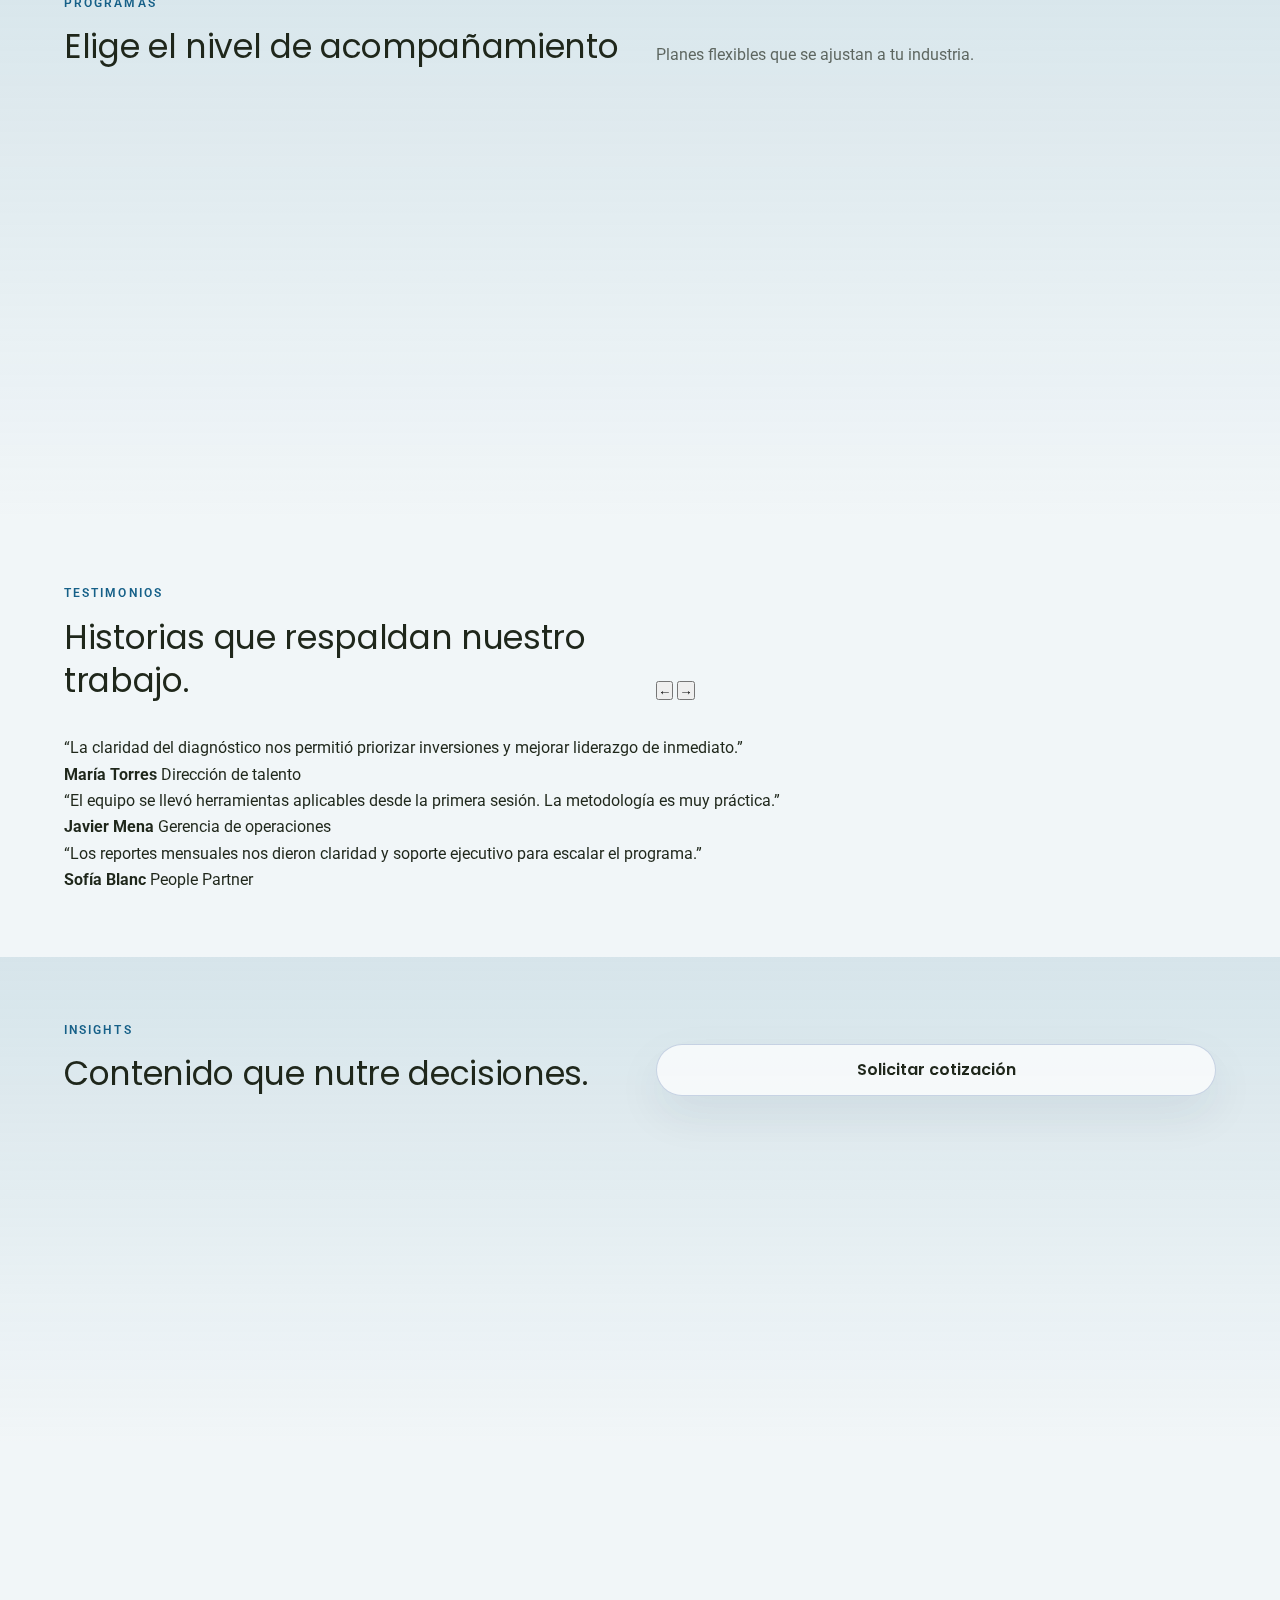
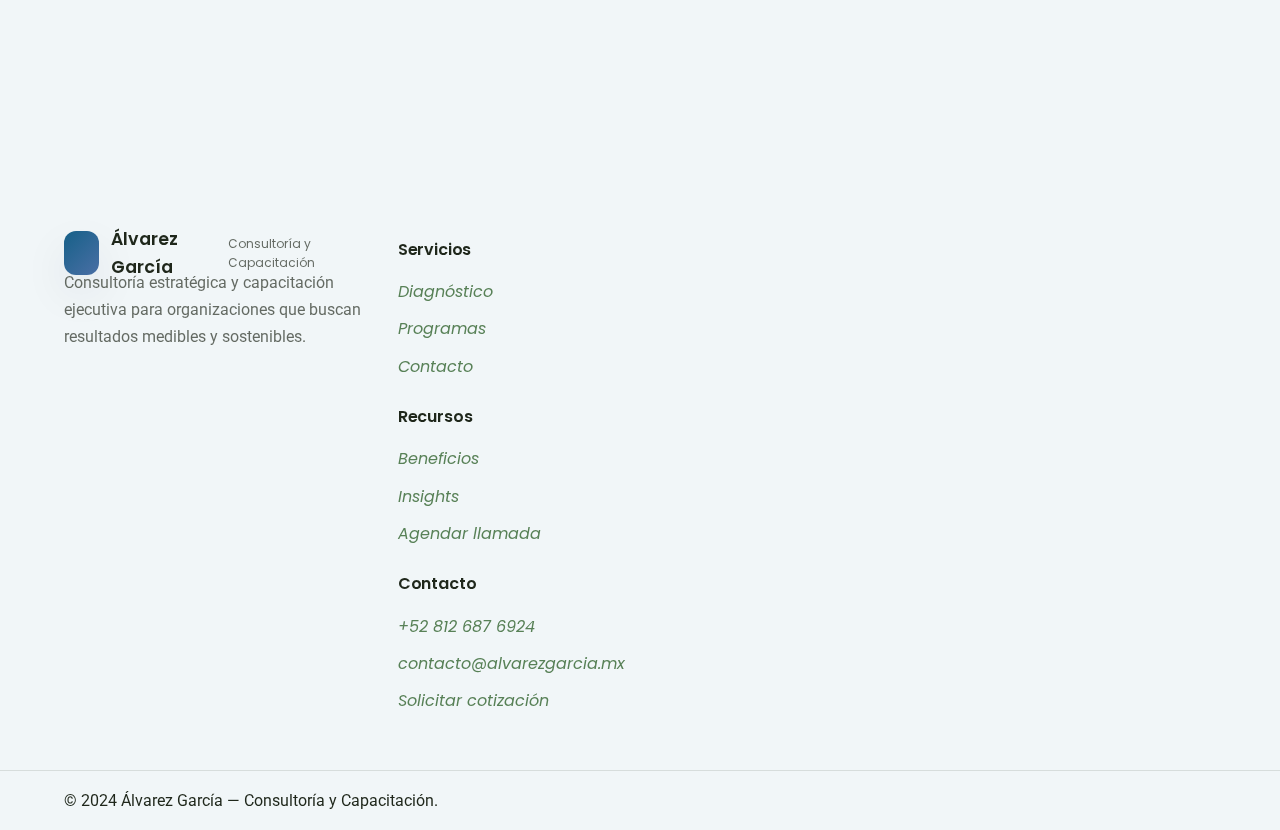
<file: index-raw.html>
<!doctype html>
<html lang="es">
  <head>
    <meta charset="UTF-8" />
    <meta name="viewport" content="width=device-width, initial-scale=1" />
    <title>Álvarez García — Consultoría y Capacitación</title>
    <link rel="preconnect" href="https://fonts.googleapis.com" />
    <link rel="preconnect" href="https://fonts.gstatic.com" crossorigin />
    <link
      href="https://fonts.googleapis.com/css2?family=Poppins:ital,wght@0,400;0,600;1,400&family=Roboto:ital,wght@0,400;1,400&display=swap"
      rel="stylesheet"
    />
    <link rel="stylesheet" href="styles.css" />
  </head>
  <body>
    <header class="site-header" id="top">
      <nav class="nav container" aria-label="Navegación principal">
        <a class="logo" href="#top" aria-label="Inicio">
          <span class="logo-mark" aria-hidden="true"></span>
          Álvarez García
          <span class="logo-subtitle">Consultoría y Capacitación</span>
        </a>
        <button class="nav-toggle" aria-expanded="false" aria-controls="nav-links">
          <span class="sr-only">Abrir menú</span>
          <span class="nav-toggle-bar"></span>
          <span class="nav-toggle-bar"></span>
        </button>
        <div class="nav-links" id="nav-links">
          <a href="#services">Servicios</a>
          <a href="#benefits">Beneficios</a>
          <a href="#pricing">Programas</a>
          <a href="#contacto">Contacto</a>
        </div>
        <div class="nav-actions">
          <a class="btn btn-secondary" href="#contacto">Solicitar cotización</a>
          <a
            class="btn btn-primary"
            href="https://wa.me/528126876924?text=Hola%2C%20quiero%20una%20cotizaci%C3%B3n%20para%20capacitaci%C3%B3n%2Fconsultor%C3%ADa.%20Necesito%3A%20"
            target="_blank"
            rel="noreferrer"
            >Cotización por WhatsApp</a
          >
        </div>
      </nav>
    </header>

    <main>
      <section class="hero section" aria-labelledby="hero-title">
        <div class="container hero-grid">
          <div class="hero-content">
            <p class="eyebrow">Álvarez García</p>
            <h1 id="hero-title">
              Capacitación empresarial que se nota en el trabajo.
            </h1>
            <p class="lead">
              Acompañamos a líderes y áreas de talento con programas claros, prácticos y
              estratégicos. Menos retrabajo, más claridad, resultados medibles.
            </p>
            <div class="hero-actions">
              <a class="btn btn-primary" href="#contacto">Solicitar cotización</a>
              <a
                class="btn btn-secondary"
                href="https://wa.me/528126876924?text=Hola%2C%20quiero%20una%20cotizaci%C3%B3n%20para%20capacitaci%C3%B3n%2Fconsultor%C3%ADa.%20Necesito%3A%20"
                target="_blank"
                rel="noreferrer"
                >Cotización por WhatsApp</a
              >
            </div>
            <div class="hero-stats" role="list">
              <div role="listitem">
                <h3>42%</h3>
                <p>Eficiendia en equipos de trabajo</p>
              </div>
              <div role="listitem">
                <h3>8 años</h3>
                <p>Experiencia en consultoría estratégica</p>
              </div>
              <div role="listitem">
                <h3>94%</h3>
                <p>Clientes que renuevan programas</p>
              </div>
            </div>
          </div>
          <div class="hero-visual" aria-hidden="true">
              <div class="media-placeholder hero-placeholder">
              <img
                src="assets/hero-home.png"
                alt="Placeholder hero"
              />
            <div class="hero-card reveal">
              <div class="badge">Programa líder</div>
              <h4>Plan integral de talento</h4>
              <p>Diagnóstico, ruta de acción y seguimiento.</p>
              <div class="hero-metrics">
                <div>
                  <span>Eficiencia</span>
                  <strong>+32%</strong>
                </div>
                <div>
                  <span>Adopción</span>
                  <strong>87%</strong>
                </div>
              </div>
            </div>
            <div class="float-card float-card--top">
              <p>Taller ejecutivo</p>
              <strong>Listo para tu equipo</strong>
            </div>
            <div class="float-card float-card--bottom">
              <p>Consultoría especializada</p>
              <strong>12 semanas de avance</strong>
            </div>
          </div>
        </div>
      </section>

      <section class="logos section" aria-label="Empresas destacadas">
        <div class="container">
          <p class="muted">Organizaciones que confían en nuestro acompañamiento</p>
          <div class="logo-row">
            <span>Nexo</span>
            <span>Impulso</span>
            <span>Orenda</span>
            <span>Talenta</span>
            <span>Foro</span>
          </div>
        </div>
      </section>

      <section class="statement section alt" aria-labelledby="statement-title">
        <div class="container statement-grid reveal">
          <div>
            <p class="eyebrow">Estrategia aplicada</p>
            <h2 id="statement-title">Claridad para ejecutar mejor.</h2>
            <p class="lead">
              Estructuramos programas con diagnóstico, transferencia al puesto y
              medición de impacto. Sin ruido, con objetivos claros y seguimiento.
            </p>
          </div>
          <div class="statement-card">
            <h3>Arquitectura de aprendizaje</h3>
            <p>
              Diseños modulares que se adaptan a cultura, industria y objetivos de
              negocio sin perder foco.
            </p>
            <a class="btn btn-text" href="#contacto">Conoce la metodología →</a>
          </div>
        </div>
      </section>

      <section class="services section" id="services" aria-labelledby="services-title">
        <div class="container">
          <div class="section-header">
            <div>
              <p class="eyebrow">Servicios</p>
              <h2 id="services-title">Soluciones que fortalecen talento.</h2>
            </div>
            <p class="lead">
              Consultoría, capacitación y acompañamiento continuo para equipos
              ejecutivos, mandos medios y áreas operativas.
            </p>
          </div>
          <div class="grid cards" data-stagger>
            <article class="card reveal">
              <h3>Diagnóstico organizacional</h3>
              <p>Mapeo de capacidades, brechas y objetivos clave.</p>
              <span class="pill">Sprint de 2 semanas</span>
            </article>
            <article class="card reveal">
              <h3>Capacitación ejecutiva</h3>
              <p>Workshops en liderazgo, comunicación y cultura.</p>
              <span class="pill">Formatos híbridos</span>
            </article>
            <article class="card reveal">
              <h3>Consultoría estratégica</h3>
              <p>Planes de acción con indicadores y seguimiento.</p>
              <span class="pill">Roadmap trimestral</span>
            </article>
            <article class="card reveal">
              <h3>Programas a la medida</h3>
              <p>Contenido personalizado según industria y desafío.</p>
              <span class="pill">Metodología propia</span>
            </article>
          </div>
        </div>
      </section>

      <section class="benefits section alt" id="benefits" aria-labelledby="benefits-title">
        <div class="container benefits-grid">
          <div class="reveal">
            <p class="eyebrow">Beneficios clave</p>
            <h2 id="benefits-title">Resultados visibles desde el primer mes.</h2>
            <p class="lead">
              Diseñamos experiencias de aprendizaje con ritmo, medición y sesiones de
              alto impacto.
            </p>
            <ul class="checklist short-list">
              <li>Transferencia al puesto con ejercicios prácticos.</li>
              <li>Indicadores claros para medir avance.</li>
              <li>Facilitadores senior en cada módulo.</li>
            </ul>
            <div class="media-placeholder benefits-placeholder">
              Benefits placeholder (íconos o ilustraciones)
            </div>
          </div>
          <div class="benefit-panels">
            <div class="panel reveal">
              <h4>Plan de acompañamiento</h4>
              <p>Seguimiento quincenal para consolidar aprendizajes.</p>
            </div>
            <div class="panel reveal">
              <h4>Analítica de desempeño</h4>
              <p>Dashboard con resultados, participación y próximos pasos.</p>
            </div>
          </div>
        </div>
      </section>

      <section class="features section" aria-labelledby="features-title">
        <div class="container">
          <div class="section-header">
            <div>
              <p class="eyebrow">Metodología</p>
              <h2 id="features-title">Componentes con intención.</h2>
            </div>
            <p class="lead">
              Diseñamos recorridos para que cada sesión conecte con decisiones reales.
            </p>
          </div>
          <div class="grid features-grid" data-stagger>
            <article class="feature-card reveal">
              <div class="icon">◎</div>
              <h3>Diagnóstico profundo</h3>
              <p>Entrevistas, encuestas y análisis de datos.</p>
            </article>
            <article class="feature-card reveal">
              <div class="icon">◆</div>
              <h3>Diseño instruccional</h3>
              <p>Mapas de aprendizaje y objetivos medibles.</p>
            </article>
            <article class="feature-card reveal">
              <div class="icon">◍</div>
              <h3>Transferencia</h3>
              <p>Actividades aplicadas al puesto y seguimiento.</p>
            </article>
            <article class="feature-card reveal">
              <div class="icon">◈</div>
              <h3>Medición de impacto</h3>
              <p>Reportes ejecutivos con decisiones sugeridas.</p>
            </article>
          </div>
        </div>
      </section>

      <section class="pricing section alt" id="pricing" aria-labelledby="pricing-title">
        <div class="container">
          <div class="section-header">
            <div>
              <p class="eyebrow">Programas</p>
              <h2 id="pricing-title">Elige el nivel de acompañamiento</h2>
            </div>
            <p class="lead">Planes flexibles que se ajustan a tu industria.</p>
          </div>
          <div class="grid pricing-grid" data-stagger>
            <article class="price-card reveal">
              <div class="badge">Inicial</div>
              <h3>Diagnóstico</h3>
              <p class="price">Desde $29k<span>/proyecto</span></p>
              <ul class="short-list">
                <li>Mapa de capacidades</li>
                <li>Entregables claros</li>
                <li>Recomendaciones clave</li>
              </ul>
              <a class="btn btn-secondary" href="#contacto">Solicitar cotización</a>
            </article>
            <article class="price-card highlight reveal">
              <div class="badge">Preferido</div>
              <h3>Capacitación</h3>
              <p class="price">Desde $79k<span>/programa</span></p>
              <ul class="short-list">
                <li>Sesiones híbridas</li>
                <li>Facilitadores senior</li>
                <li>Seguimiento mensual</li>
              </ul>
              <a class="btn btn-primary" href="#contacto">Solicitar cotización</a>
            </article>
            <article class="price-card reveal">
              <div class="badge">Integral</div>
              <h3>Consultoría</h3>
              <p class="price">Desde $149k<span>/trimestre</span></p>
              <ul class="short-list">
                <li>Plan estratégico</li>
                <li>Métricas de impacto</li>
                <li>Coaching ejecutivo</li>
              </ul>
              <a class="btn btn-secondary" href="#contacto">Solicitar cotización</a>
            </article>
          </div>
        </div>
      </section>

      <section class="testimonials section" aria-labelledby="testimonials-title">
        <div class="container">
          <div class="section-header">
            <div>
              <p class="eyebrow">Testimonios</p>
              <h2 id="testimonials-title">Historias que respaldan nuestro trabajo.</h2>
            </div>
            <div class="slider-controls" role="group" aria-label="Controles del slider">
              <button class="slider-btn" data-direction="prev" aria-label="Anterior">←</button>
              <button class="slider-btn" data-direction="next" aria-label="Siguiente">→</button>
            </div>
          </div>
          <div class="slider" data-slider>
            <div class="slider-track">
              <article class="testimonial-card">
                <p>
                  “La claridad del diagnóstico nos permitió priorizar inversiones y
                  mejorar liderazgo de inmediato.”
                </p>
                <div>
                  <strong>María Torres</strong>
                  <span>Dirección de talento</span>
                </div>
              </article>
              <article class="testimonial-card">
                <p>
                  “El equipo se llevó herramientas aplicables desde la primera sesión.
                  La metodología es muy práctica.”
                </p>
                <div>
                  <strong>Javier Mena</strong>
                  <span>Gerencia de operaciones</span>
                </div>
              </article>
              <article class="testimonial-card">
                <p>
                  “Los reportes mensuales nos dieron claridad y soporte ejecutivo para
                  escalar el programa.”
                </p>
                <div>
                  <strong>Sofía Blanc</strong>
                  <span>People Partner</span>
                </div>
              </article>
            </div>
          </div>
        </div>
      </section>

      <section class="blog section alt" id="blog" aria-labelledby="blog-title">
        <div class="container">
          <div class="section-header">
            <div>
              <p class="eyebrow">Insights</p>
              <h2 id="blog-title">Contenido que nutre decisiones.</h2>
            </div>
            <a class="btn btn-secondary" href="#contacto">Solicitar cotización</a>
          </div>
          <div class="grid blog-grid" data-stagger>
            <article class="blog-card reveal">
              <div class="blog-image" aria-hidden="true"></div>
              <div class="media-placeholder photo-placeholder">
                Photo placeholder (imagen destacada)
              </div>
              <div class="blog-content">
                <span class="pill">Guía</span>
                <h3>Cómo medir impacto en capacitación ejecutiva</h3>
                <p>Indicadores y tableros que conectan con objetivos de negocio.</p>
              </div>
            </article>
            <article class="blog-card reveal">
              <div class="blog-image" aria-hidden="true"></div>
              <div class="media-placeholder photo-placeholder">
                Photo placeholder (imagen destacada)
              </div>
              <div class="blog-content">
                <span class="pill">Insight</span>
                <h3>Diseño de programas híbridos con alto engagement</h3>
                <p>Dinámicas que sostienen la atención y el aprendizaje.</p>
              </div>
            </article>
            <article class="blog-card reveal">
              <div class="blog-image" aria-hidden="true"></div>
              <div class="media-placeholder photo-placeholder">
                Photo placeholder (imagen destacada)
              </div>
              <div class="blog-content">
                <span class="pill">Metodología</span>
                <h3>Transferencia al puesto: el verdadero reto</h3>
                <p>Acciones para asegurar adopción y continuidad.</p>
              </div>
            </article>
          </div>
        </div>
      </section>

      <section class="cta section" aria-labelledby="cta-title">
        <div class="container cta-card reveal">
          <div>
            <p class="eyebrow">Agenda una conversación</p>
            <h2 id="cta-title">Impulsa a tu equipo con un plan a la medida.</h2>
            <p class="lead">
              Recibe una propuesta con objetivos, tiempos y métricas adaptadas a tu
              organización.
            </p>
          </div>
          <div class="cta-actions">
            <a class="btn btn-primary" href="#contacto">Solicitar cotización</a>
            <a
              class="btn btn-secondary"
              href="https://wa.me/528126876924?text=Hola%2C%20quiero%20una%20cotizaci%C3%B3n%20para%20capacitaci%C3%B3n%2Fconsultor%C3%ADa.%20Necesito%3A%20"
              target="_blank"
              rel="noreferrer"
              >Cotización por WhatsApp</a
            >
          </div>
        </div>
      </section>
    </main>

    <footer class="footer" aria-labelledby="footer-title">
      <div class="container footer-grid">
        <div>
          <a class="logo" href="#top" aria-label="Inicio">
            <span class="logo-mark" aria-hidden="true"></span>
            Álvarez García
            <span class="logo-subtitle">Consultoría y Capacitación</span>
          </a>
          <p id="footer-title" class="lead">
            Consultoría estratégica y capacitación ejecutiva para organizaciones que
            buscan resultados medibles y sostenibles.
          </p>
        </div>
        <div class="footer-columns">
          <div>
            <h4>Servicios</h4>
            <ul class="short-list">
              <li><a href="#services">Diagnóstico</a></li>
              <li><a href="#pricing">Programas</a></li>
              <li><a href="#contacto">Contacto</a></li>
            </ul>
          </div>
          <div>
            <h4>Recursos</h4>
            <ul class="short-list">
              <li><a href="#benefits">Beneficios</a></li>
              <li><a href="#blog">Insights</a></li>
              <li><a href="#contacto">Agendar llamada</a></li>
            </ul>
          </div>
          <div>
            <h4>Contacto</h4>
            <ul class="short-list">
              <li><a href="tel:+528126876924">+52 812 687 6924</a></li>
              <li><a href="mailto:contacto@alvarezgarcia.mx">contacto@alvarezgarcia.mx</a></li>
              <li><a href="#contacto">Solicitar cotización</a></li>
            </ul>
          </div>
        </div>
      </div>
      <div class="footer-bottom">
        <div class="container">
          <p>© 2024 Álvarez García — Consultoría y Capacitación.</p>
        </div>
      </div>
    </footer>

    <script src="script.js"></script>
  </body>
</html>
</file>
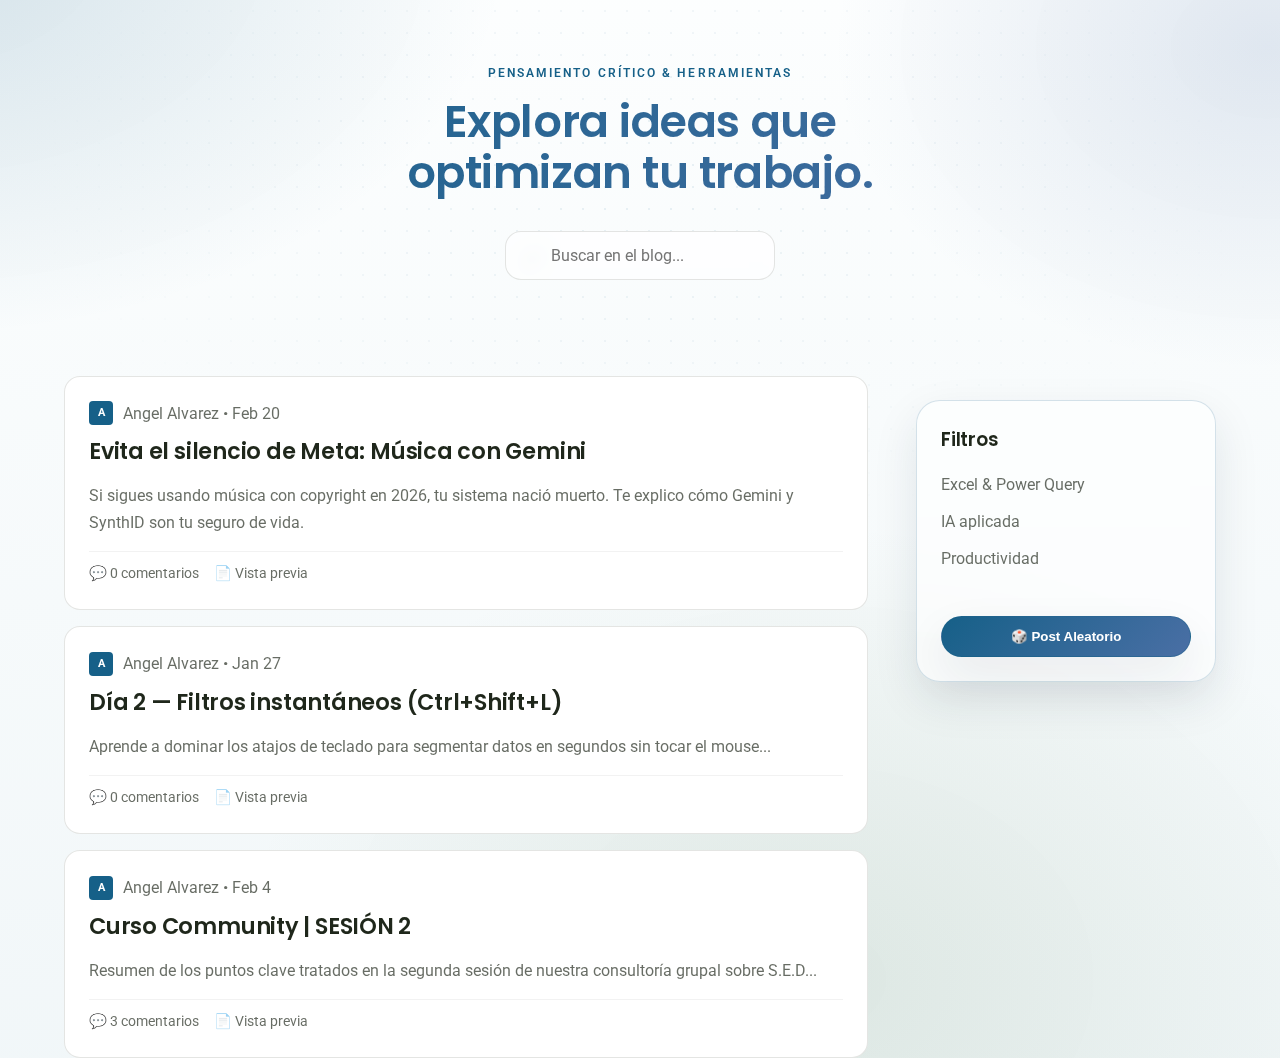
<file: plantilla-blog.html>
<!DOCTYPE html>
<html lang="es">
<head>
    <meta charset="UTF-8">
    <meta name="viewport" content="width=device-width, initial-scale=1.0">
    <title>Blog | Álvarez García</title>
    <link rel="stylesheet" href="styles.css">
    <link href="https://fonts.googleapis.com/css2?family=Poppins:wght@400;600&family=Roboto:wght@400;700&display=swap" rel="stylesheet">
    
    <style>
        /* Estilos específicos para el Feed tipo Notion */
        .blog-hero {
            padding: var(--space-64) 0;
            text-align: center;
            min-height: 40vh;
            display: flex;
            flex-direction: column;
            justify-content: center;
        }

        /* Buscador estilo Notion */
        .search-container {
            max-width: 600px;
            margin: var(--space-32) auto;
            position: relative;
        }

        .search-input {
            width: 100%;
            padding: 14px 20px 14px 45px;
            border-radius: var(--radius-md);
            border: var(--border);
            background: rgba(255, 255, 255, 0.7);
            backdrop-filter: blur(10px);
            font-size: 1rem;
            transition: all 0.3s ease;
        }

        .search-input:focus {
            outline: none;
            border-color: var(--primary);
            box-shadow: var(--shadow-soft);
        }

        /* Layout del Feed */
        .blog-layout {
            display: grid;
            grid-template-columns: 1fr 300px; /* Feed principal + Sidebar */
            gap: var(--space-48);
            align-items: start;
        }

        .feed-container {
            display: flex;
            flex-direction: column;
            gap: var(--space-16);
        }

        /* Card estilo Notion (como tu imagen) */
        .notion-card {
            background: var(--bg-card);
            border: var(--border);
            border-radius: var(--radius-md);
            padding: var(--space-24);
            cursor: pointer;
            transition: background 0.2s ease;
            position: relative;
        }

        .notion-card:hover {
            background: rgba(22, 96, 136, 0.04);
        }

        .notion-card .author-info {
            display: flex;
            align-items: center;
            gap: 10px;
            margin-bottom: 8px;
        }

        .author-avatar {
            width: 24px;
            height: 24px;
            background: var(--primary);
            border-radius: 4px;
            color: white;
            display: flex;
            align-items: center;
            justify-content: center;
            font-size: 0.7rem;
            font-weight: bold;
        }

        .notion-card h3 {
            font-size: 1.4rem;
            margin-bottom: 12px;
            color: var(--text);
        }

        .card-actions {
            display: flex;
            gap: 15px;
            margin-top: 15px;
            border-top: 1px solid rgba(0,0,0,0.05);
            padding-top: 10px;
        }

        .action-item {
            display: flex;
            align-items: center;
            gap: 5px;
            font-size: 0.9rem;
            color: var(--text-muted);
        }

        /* Responsive Móvil tipo App */
        @media (max-width: 980px) {
            .blog-layout { grid-template-columns: 1fr; }
            .blog-hero { padding: var(--space-32) 0; }
            .notion-card { padding: var(--space-16); }
        }

        /* Modal / Vista Previa */
        .notion-modal {
            display: none;
            position: fixed;
            inset: 0;
            background: rgba(0,0,0,0.3);
            backdrop-filter: blur(4px);
            z-index: 1000;
            justify-content: center;
            align-items: center;
            padding: 20px;
        }

        .modal-content {
            background: white;
            width: 100%;
            max-width: 800px;
            max-height: 90vh;
            border-radius: var(--radius-lg);
            overflow: hidden;
            display: flex;
            flex-direction: column;
            box-shadow: var(--shadow-lift);
        }
    </style>
</head>
<body>

    <main class="container">
        <section class="blog-hero">
            <p class="eyebrow">Pensamiento Crítico & Herramientas</p>
            <h1 class="gradient-apple">
                Explora ideas que <br> 
                <span id="typed-text">optimizan tu trabajo.</span>
            </h1>
            
            <div class="search-container">
                <span style="position: absolute; left: 18px; top: 15px; opacity: 0.5;">🔎</span>
                <input type="text" class="search-input" placeholder="Buscar en el blog...">
            </div>
        </section>

        <div class="blog-layout">
            
            <div class="feed-container" id="blog-feed">
                <div class="loader">Cargando entradas...</div>
            </div>

            <aside class="sidebar">
                <div class="panel" style="position: sticky; top: 100px;">
                    <h3>Filtros</h3>
                    <ul class="short-list">
                        <li>Excel & Power Query</li>
                        <li>IA aplicada</li>
                        <li>Productividad</li>
                    </ul>
                    <button class="btn btn-primary" style="width: 100%; margin-top: 20px;">🎲 Post Aleatorio</button>
                </div>
            </aside>
        </div>
    </main>

    <div id="preview-modal" class="notion-modal">
        <div class="modal-content">
            <div style="padding: 20px; border-bottom: var(--border); display: flex; justify-content: space-between;">
                <strong>Vista Previa</strong>
                <button onclick="closeModal()" style="border:0; background:none; cursor:pointer; font-size:1.5rem;">✕</button>
            </div>
            <div id="modal-body" style="padding: 40px; overflow-y: auto;">
                </div>
            <div style="padding: 20px; background: var(--bg); text-align: right;">
                <a id="full-read-link" href="#" class="btn btn-primary">Leer post completo →</a>
            </div>
        </div>
    </div>

    <script>
        // Simulación de base de datos (Esto lo podrías mover a un JSON externo luego)
        const POSTS = [
    {
        id: "gemini-music", // ID único
        author: "Angel Alvarez",
        date: "Feb 20",
        title: "Evita el silencio de Meta: Música con Gemini",
        preview: "Si sigues usando música con copyright en 2026, tu sistema nació muerto. Te explico cómo Gemini y SynthID son tu seguro de vida.",
        fullContent: "Aquí va el resumen que definimos: El roast a los CMs, la explicación de SynthID y por qué el caos te quita estatus.",
        slug: "musica-gemini-copyright-meta.html",
        comments: 0
    },
            
            {
                id: 1,
                author: "Angel Alvarez",
                date: "Jan 27",
                title: "Día 2 — Filtros instantáneos (Ctrl+Shift+L)",
                preview: "Aprende a dominar los atajos de teclado para segmentar datos en segundos sin tocar el mouse...",
                comments: 0,
                slug: "filtros-instantaneos-excel.html"
            },
            {
                id: 2,
                author: "Angel Alvarez",
                date: "Feb 4",
                title: "Curso Community | SESIÓN 2",
                preview: "Resumen de los puntos clave tratados en la segunda sesión de nuestra consultoría grupal sobre S.E.D...",
                comments: 3,
                slug: "curso-community-sesion-2.html"
            }
        ];

        function renderFeed() {
            const feed = document.getElementById('blog-feed');
            feed.innerHTML = POSTS.map(post => `
                <article class="notion-card reveal is-visible" onclick="openPreview(${post.id})">
                    <div class="author-info">
                        <div class="author-avatar">A</div>
                        <span class="muted">${post.author} • ${post.date}</span>
                    </div>
                    <h3>${post.title}</h3>
                    <p class="muted">${post.preview}</p>
                    <div class="card-actions">
                        <div class="action-item">💬 ${post.comments} comentarios</div>
                        <div class="action-item">📄 Vista previa</div>
                    </div>
                </article>
            `).join('');
        }

        function openPreview(id) {
            const post = POSTS.find(p => p.id === id);
            const modal = document.getElementById('preview-modal');
            const modalBody = document.getElementById('modal-body');
            const fullLink = document.getElementById('full-read-link');

            modalBody.innerHTML = `
                <p class="eyebrow">${post.date}</p>
                <h1>${post.title}</h1>
                <div class="divider"></div>
                <p>${post.preview}</p>
                <p style="margin-top:20px; color:var(--text-muted);">Esta es una vista previa del contenido. Haz clic abajo para ver el tutorial completo y descargar los archivos.</p>
            `;
            
            fullLink.href = `entradas-blog/${post.slug}`;
            modal.style.display = 'flex';
            document.body.style.overflow = 'hidden';
        }

        function closeModal() {
            document.getElementById('preview-modal').style.display = 'none';
            document.body.style.overflow = 'auto';
        }

        // Inicializar
        window.onload = renderFeed;
    </script>
</body>
</html>
</file>
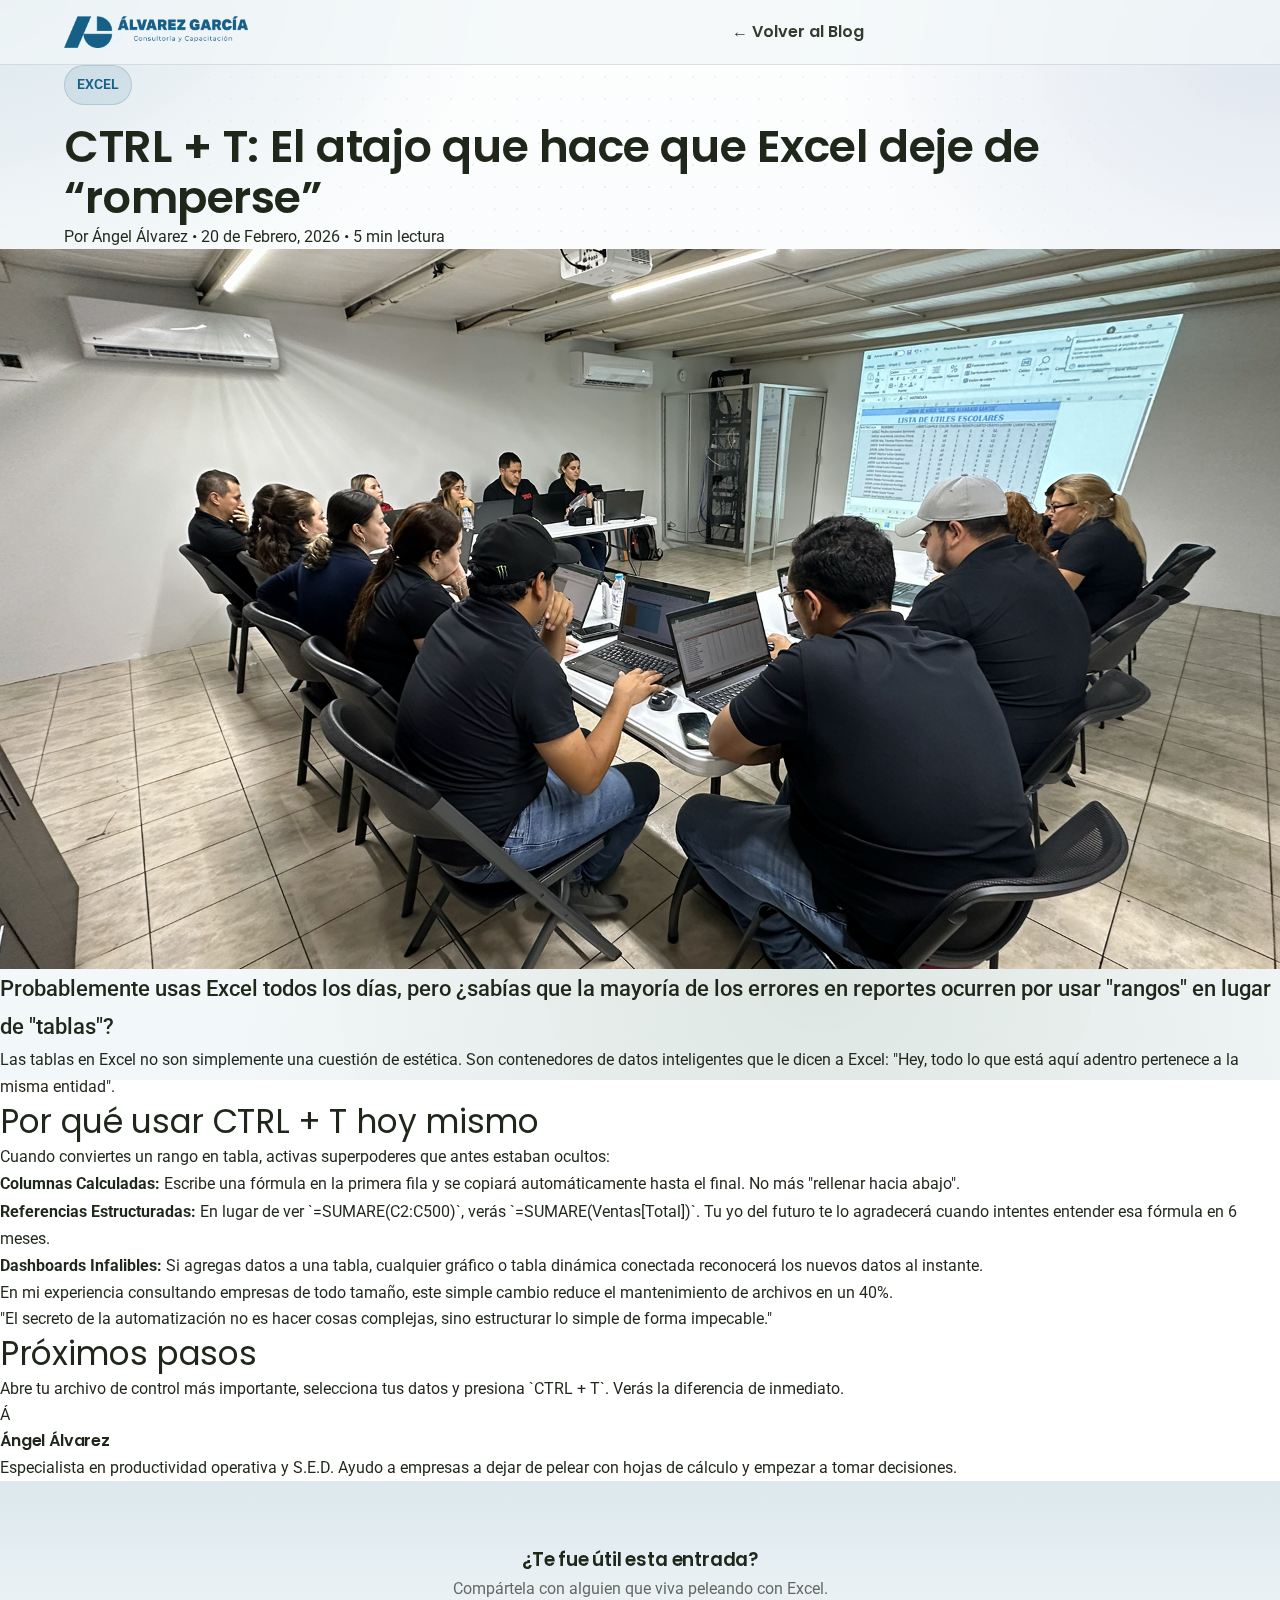
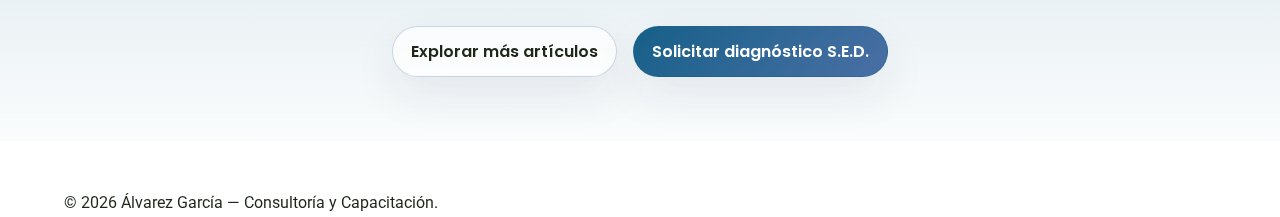
<file: entradas-blog/ctrl-t-tablas.html>
<!-- blog-meta: {
    "title": "CTRL + T: El atajo que hace que Excel deje de “romperse”",
    "excerpt": "Qué cambia cuando conviertes rangos en tablas: columnas que se auto-llenan, fórmulas que se sostienen, y dashboards que no mueren cuando crece el archivo.",
    "author": "Ángel Álvarez",
    "date": "2026-02-20",
    "category": "excel",
    "image": "assets/hero-home.png",
    "tags": ["tablas", "excel", "productividad"],
    "comments": 5
} -->
<!DOCTYPE html>
<html lang="es">

<head>
    <meta charset="UTF-8">
    <meta name="viewport" content="width=device-width, initial-scale=1.0">
    <title>CTRL + T: Tablas en Excel — Álvarez García</title>
    <link rel="stylesheet" href="../../styles.css">
    <link rel="preconnect" href="https://fonts.googleapis.com" />
    <link rel="preconnect" href="https://fonts.gstatic.com" crossorigin />
    <link
        href="https://fonts.googleapis.com/css2?family=Poppins:ital,wght@0,400;0,600;0,700;0,800;1,400&family=Roboto:ital,wght@0,400;1,400&display=swap"
        rel="stylesheet" />
</head>

<body style="background: #fff;">
    <header class="site-header">
        <nav class="nav container">
            <a class="logo" href="../../index.html">
                <span><img src="../../assets/logo-alvarez.png" alt="Álvarez García" style="height: 32px;" /></span>
            </a>
            <div class="nav-links">
                <a href="../index-blog.html">← Volver al Blog</a>
            </div>
        </nav>
    </header>

    <main>
        <header class="post-layout-header">
            <div class="container post-header-content">
                <span class="pill"
                    style="margin-bottom: 16px; background: rgba(22, 96, 136, 0.1); color: var(--primary);">EXCEL</span>
                <h1>CTRL + T: El atajo que hace que Excel deje de “romperse”</h1>
                <div class="modal-meta-bar" style="justify-content: center; border: none; margin-bottom: 0;">
                    <span>Por Ángel Álvarez</span>
                    <span>•</span>
                    <span>20 de Febrero, 2026</span>
                    <span>•</span>
                    <span>5 min lectura</span>
                </div>
            </div>
        </header>

        <section class="post-layout-container">
            <img src="../../assets/hero-home.png" alt="Excel Tables" class="post-main-img" />

            <div class="post-content-body">
                <p class="lead" style="font-size: 1.4rem; color: var(--text); font-weight: 500;">
                    Probablemente usas Excel todos los días, pero ¿sabías que la mayoría de los errores en reportes
                    ocurren por usar "rangos" en lugar de "tablas"?
                </p>

                <p>Las tablas en Excel no son simplemente una cuestión de estética. Son contenedores de datos
                    inteligentes que le dicen a Excel: "Hey, todo lo que está aquí adentro pertenece a la misma
                    entidad".</p>

                <h2>Por qué usar CTRL + T hoy mismo</h2>
                <p>Cuando conviertes un rango en tabla, activas superpoderes que antes estaban ocultos:</p>
                <ul>
                    <li><strong>Columnas Calculadas:</strong> Escribe una fórmula en la primera fila y se copiará
                        automáticamente hasta el final. No más "rellenar hacia abajo".</li>
                    <li><strong>Referencias Estructuradas:</strong> En lugar de ver `=SUMARE(C2:C500)`, verás
                        `=SUMARE(Ventas[Total])`. Tu yo del futuro te lo agradecerá cuando intentes entender esa fórmula
                        en 6 meses.</li>
                    <li><strong>Dashboards Infalibles:</strong> Si agregas datos a una tabla, cualquier gráfico o tabla
                        dinámica conectada reconocerá los nuevos datos al instante.</li>
                </ul>

                <p>En mi experiencia consultando empresas de todo tamaño, este simple cambio reduce el mantenimiento de
                    archivos en un 40%.</p>

                <blockquote>
                    "El secreto de la automatización no es hacer cosas complejas, sino estructurar lo simple de forma
                    impecable."
                </blockquote>

                <h2>Próximos pasos</h2>
                <p>Abre tu archivo de control más importante, selecciona tus datos y presiona `CTRL + T`. Verás la
                    diferencia de inmediato.</p>

                <div class="author-box-premium">
                    <div class="author-box-img">Á</div>
                    <div class="author-box-info">
                        <h4>Ángel Álvarez</h4>
                        <p>Especialista en productividad operativa y S.E.D. Ayudo a empresas a dejar de pelear con hojas
                            de cálculo y empezar a tomar decisiones.</p>
                    </div>
                </div>
            </div>
        </section>

        <section class="section alt">
            <div class="container" style="text-align: center;">
                <h3>¿Te fue útil esta entrada?</h3>
                <p class="muted">Compártela con alguien que viva peleando con Excel.</p>
                <div style="margin-top: 24px; display: flex; gap: 16px; justify-content: center;">
                    <a href="../index-blog.html" class="btn btn-secondary">Explorar más artículos</a>
                    <a href="../../index.html#contacto" class="btn btn-primary">Solicitar diagnóstico S.E.D.</a>
                </div>
            </div>
        </section>
    </main>

    <footer class="footer">
        <div class="container">
            <p>© 2026 Álvarez García — Consultoría y Capacitación.</p>
        </div>
    </footer>
</body>

</html>
</file>
<file: styles.css>
/* styles.css (GLOBAL — sirve para index.html + 100-dias-excel.html) */
:root {
  --space-4: 4px;
  --space-8: 8px;
  --space-12: 12px;
  --space-16: 16px;
  --space-24: 24px;
  --space-32: 32px;
  --space-48: 48px;
  --space-64: 64px;
  --radius-lg: 24px;
  --radius-md: 16px;
  --radius-pill: 999px;
  --shadow-soft: 0 18px 45px rgba(22, 36, 58, 0.08);
  --shadow-lift: 0 18px 50px rgba(22, 36, 58, 0.16);
  --border: 1px solid rgba(31, 39, 27, 0.12);

  /* NUEVA PALETA CONSULTORÍA */
  --bg: #f1f6f8;
  --bg-alt: #c0d6df;
  --bg-card: #ffffff;
  --text: #1f271b;
  --text-muted: rgba(31, 39, 27, 0.68);
  --primary: #166088;
  --primary-dark: #0f4b6a;
  --accent: #4a6fa5;
  --link: #588157;

  --font-heading: "Poppins", sans-serif;
  --font-body: "Roboto", sans-serif;
}

* {
  box-sizing: border-box;
  margin: 0;
  padding: 0;
}

body {
  font-family: var(--font-body);
  background: var(--bg);
  color: var(--text);
  line-height: 1.6;
}

a {
  color: var(--link);
  text-decoration: none;
  font-family: var(--font-heading);
  font-style: italic;
}

a:hover {
  color: var(--primary);
}

img {
  max-width: 100%;
  display: block;
}

p,
li {
  font-family: var(--font-body);
  font-size: clamp(1rem, 1.1vw, 1.125rem);
  line-height: 1.7;
}

h1,
h2,
h3,
h4 {
  font-family: var(--font-heading);
  letter-spacing: -0.01em;
}

h1 {
  font-size: clamp(2.125rem, 3.5vw, 3.5rem);
  line-height: 1.15;
  font-weight: 600;
}

h2 {
  font-size: clamp(1.625rem, 2.6vw, 2.125rem);
  line-height: 1.3;
  font-weight: 400;
}

h3,
h4 {
  font-weight: 600;
}

.container {
  width: min(1180px, 90vw);
  margin: 0 auto;
}

.section {
  padding: var(--space-64) 0;
}

.section.alt {
  background: var(--bg-alt);
}

.eyebrow {
  text-transform: uppercase;
  letter-spacing: 0.18em;
  font-size: 0.72rem;
  font-weight: 600;
  color: var(--primary);
  margin-bottom: var(--space-12);
}

.lead {
  font-size: clamp(1rem, 1.2vw, 1.125rem);
  color: var(--text-muted);
}

.muted {
  color: var(--text-muted);
}

.logo {
  display: flex;
  align-items: center;
  gap: var(--space-12);
  font-weight: 600;
  font-size: 1.1rem;
  color: var(--text);
  font-style: normal;
  width: 300px;
  height: 32px;
}

.logo-subtitle {
  display: block;
  font-size: 0.75rem;
  font-weight: 400;
  color: var(--text-muted);
}

.logo-mark {
  width: 44px;
  height: 44px;
  border-radius: 12px;
  display: grid;
  place-items: center;
  color: #fff;
  background: linear-gradient(135deg, var(--primary), var(--accent));
  box-shadow: var(--shadow-soft);
}

.site-header {
  position: sticky;
  top: 0;
  z-index: 50;
  border-bottom: var(--border);
  background: rgba(241, 246, 248, 0.72);
  backdrop-filter: blur(10px);
}

.nav {
  display: flex;
  align-items: center;
  justify-content: space-between;
  padding: var(--space-16) 0;
  gap: var(--space-16);
}

.nav-links {
  display: flex;
  gap: var(--space-16);
  align-items: center;
  justify-content: center;
  flex: 1;
}

.nav-links a {
  font-style: normal;
  font-weight: 600;
  color: var(--text);
  opacity: 0.9;
}

.nav-links a:hover {
  color: var(--primary);
  opacity: 1;
}

.nav-actions {
  display: flex;
  gap: var(--space-12);
  align-items: center;
}

.nav-toggle {
  display: none;
  border: 0;
  background: transparent;
  padding: 8px;
  border-radius: 12px;
}

.nav-toggle-bar {
  width: 24px;
  height: 2px;
  background: var(--text);
  display: block;
  border-radius: 999px;
}

.nav-toggle-bar + .nav-toggle-bar {
  margin-top: 6px;
}

.sr-only {
  position: absolute;
  width: 1px;
  height: 1px;
  padding: 0;
  margin: -1px;
  overflow: hidden;
  clip: rect(0, 0, 0, 0);
  white-space: nowrap;
  border: 0;
}

@media (max-width: 980px) {
  .nav-links {
    display: none;
    flex-direction: column;
    align-items: flex-start;
    padding: var(--space-16);
    border-radius: var(--radius-md);
    border: var(--border);
    background: rgba(255, 255, 255, 0.85);
    box-shadow: var(--shadow-soft);
    position: absolute;
    top: 72px;
    left: 5vw;
    right: 5vw;
    gap: 12px;
  }

  .nav-links.active {
    display: flex;
  }

  .nav-toggle {
    display: inline-flex;
  }

  .nav-actions {
    display: none;
  }
}

.btn {
  display: inline-flex;
  align-items: center;
  justify-content: center;
  gap: 10px;
  border-radius: 999px;
  padding: 12px 18px;
  border: var(--border);
  font-style: normal;
  font-weight: 600;
  color: var(--text);
  background: rgba(255, 255, 255, 0.75);
  transition: transform 160ms ease, box-shadow 160ms ease, filter 160ms ease;
  box-shadow: var(--shadow-soft);
}

.btn:hover {
  transform: translateY(-1px);
  box-shadow: var(--shadow-lift);
}

.btn-primary {
  color: #fff;
  background: linear-gradient(135deg, var(--primary), var(--accent));
  border-color: rgba(22, 96, 136, 0.35);
}

.btn-primary:hover {
  filter: brightness(1.03);
}

.btn-secondary {
  background: rgba(255,255,255,.72);
  border-color: rgba(74, 111, 165, 0.28);
}

.btn-text {
  border: 0;
  padding: 0;
  background: transparent;
  box-shadow: none;
  color: var(--primary);
}

/* HERO */
.hero-grid {
  display: grid;
  grid-template-columns: 1.2fr 0.8fr;
  gap: var(--space-48);
  align-items: center;
}

.hero-actions {
  display: flex;
  gap: var(--space-16);
  margin-top: var(--space-32);
  flex-wrap: wrap;
}

.hero-stats {
  display: grid;
  grid-template-columns: repeat(3, 1fr);
  gap: var(--space-16);
  margin-top: var(--space-32);
}

.hero-stats > div {
  padding: var(--space-16);
  border-radius: var(--radius-md);
}

.hero-visual {
  position: relative;
}

.media-placeholder {
  border-radius: var(--radius-lg);
  overflow: hidden;
  box-shadow: var(--shadow-lift);
}

.hero-placeholder {
  min-height: 420px;
}

.float-card {
  position: absolute;
  border-radius: var(--radius-md);
  padding: 14px 16px;
  background: rgba(255, 255, 255, 0.85);
  border: var(--border);
  box-shadow: var(--shadow-soft);
  backdrop-filter: blur(10px);
}

.float-card p {
  margin: 0;
  font-size: 0.95rem;
  color: var(--text-muted);
}

.float-card strong {
  display: block;
  font-family: var(--font-heading);
  font-style: normal;
  margin-top: 2px;
}

.float-card--top {
  top: 18px;
  left: 18px;
}

.float-card--bottom {
  bottom: 18px;
  right: 18px;
}

@media (max-width: 980px) {
  .hero-grid {
    grid-template-columns: 1fr;
  }
  .hero-stats {
    grid-template-columns: 1fr;
  }
  .hero-placeholder {
    min-height: 320px;
  }
}

/* SECTION HEADER */
.section-header {
  display: grid;
  grid-template-columns: 1fr 1fr;
  gap: var(--space-32);
  align-items: end;
  margin-bottom: var(--space-32);
}

@media (max-width: 980px) {
  .section-header {
    grid-template-columns: 1fr;
  }
}

/* GRIDS */
.grid {
  display: grid;
}

.cards {
  grid-template-columns: repeat(4, 1fr);
  gap: var(--space-16);
}

@media (max-width: 980px) {
  .cards {
    grid-template-columns: 1fr;
  }
}

.feature-card {
  border-radius: var(--radius-lg);
  padding: var(--space-24);
  transition: transform 180ms ease, box-shadow 180ms ease;
}

.feature-card .icon {
  width: 48px;
  height: 48px;
  border-radius: 16px;
  display: grid;
  place-items: center;
  background: rgba(22,96,136,.10);
  border: 1px solid rgba(22,96,136,.18);
  margin-bottom: var(--space-16);
  font-size: 1.2rem;
}

.feature-card h3 {
  margin-bottom: 6px;
}

.feature-card p {
  margin: 0;
  color: var(--text-muted);
}

/* BLOG / IMAGE CARDS */
.blog-grid {
  grid-template-columns: repeat(3, 1fr);
  gap: var(--space-16);
}

@media (max-width: 980px) {
  .blog-grid {
    grid-template-columns: 1fr;
  }
}

.blog-card {
  border-radius: var(--radius-lg);
  overflow: hidden;
  transition: transform 180ms ease, box-shadow 180ms ease;
}

.blog-image img {
  width: 100%;
  height: 220px;
  object-fit: cover;
}

.blog-content {
  padding: var(--space-24);
}

.pill {
  display: inline-flex;
  align-items: center;
  padding: 8px 12px;
  border-radius: 999px;
  font-size: 0.85rem;
  font-style: normal;
  font-weight: 600;
  margin-bottom: var(--space-12);
  background: rgba(22,96,136,.10);
  border: 1px solid rgba(22,96,136,.18);
  color: var(--primary);
}

.blog-content h3 {
  margin-bottom: 8px;
}

.blog-content p {
  margin: 0;
  color: var(--text-muted);
}

/* PRICING */
.pricing-grid {
  grid-template-columns: repeat(3, 1fr);
  gap: var(--space-16);
}

@media (max-width: 980px) {
  .pricing-grid {
    grid-template-columns: 1fr;
  }
}

.price-card {
  border-radius: var(--radius-lg);
  padding: var(--space-24);
  position: relative;
  transition: transform 180ms ease, box-shadow 180ms ease;
}

.price-card.highlight {
  border: 1px solid rgba(22,96,136,.28);
  box-shadow: 0 24px 70px rgba(22,96,136,.16);
}

.badge {
  display: inline-flex;
  align-items: center;
  justify-content: center;
  padding: 8px 12px;
  border-radius: 999px;
  background: rgba(22,96,136,.12);
  border: 1px solid rgba(22,96,136,.18);
  font-weight: 600;
  font-style: normal;
  margin-bottom: var(--space-12);
}

.short-list {
  list-style: none;
  display: grid;
  gap: 10px;
  margin: var(--space-16) 0 var(--space-24);
  padding: 0;
  color: var(--text-muted);
}

.short-list li {
  font-size: 1rem;
}

/* CTA MINI */
.cta-mini .cta-card {
  display: flex;
  align-items: center;
  justify-content: space-between;
  gap: var(--space-24);
  border-radius: var(--radius-lg);
  padding: var(--space-24);
}

.cta-actions {
  display: flex;
  gap: var(--space-12);
  flex-wrap: wrap;
}

@media (max-width: 980px) {
  .cta-mini .cta-card {
    flex-direction: column;
    align-items: flex-start;
  }
}

/* CTA / CONTACT */
.cta-card {
  border-radius: var(--radius-lg);
  padding: var(--space-32);
}

.panel {
  margin-top: var(--space-24);
  border-radius: var(--radius-lg);
  padding: var(--space-24);
}

label {
  display: grid;
  gap: 8px;
  font-weight: 600;
  font-family: var(--font-heading);
  font-style: normal;
}

input,
select,
textarea {
  border-radius: 14px;
  border: var(--border);
  padding: 12px 14px;
  font-family: var(--font-body);
  font-size: 1rem;
  background: rgba(255,255,255,.82);
}

textarea {
  resize: vertical;
}

.footer {
  padding-top: var(--space-48);
}

.footer-grid {
  display: grid;
  grid-template-columns: 1.2fr 1fr 1fr 1fr;
  gap: var(--space-32);
  padding-bottom: var(--space-32);
}

@media (max-width: 980px) {
  .footer-grid {
    grid-template-columns: 1fr;
  }
}

.footer-bottom {
  border-top: var(--border);
  padding: var(--space-16) 0;
}

/* REVEAL ANIMS (script.js uses this) */
.reveal {
  opacity: 0;
  transform: translateY(14px);
  transition: opacity 600ms ease, transform 600ms ease;
}

.reveal.is-visible {
  opacity: 1;
  transform: translateY(0);
}

/* ===================================================================
   S.E.D. Landing Enhancements (glass + glow) — shared across the site
   =================================================================== */

body{
  position: relative;
  overflow-x: hidden;
}

/* soft glows + subtle dot grid (keeps background LIGHT, not dark) */
body::before{
  content:"";
  position: fixed;
  inset: -20vh -20vw;
  z-index: -2;
  background:
    radial-gradient(900px 600px at 10% 10%, rgba(22,96,136,.18), transparent 65%),
    radial-gradient(700px 520px at 85% 18%, rgba(74,111,165,.16), transparent 62%),
    radial-gradient(900px 700px at 60% 92%, rgba(88,129,87,.14), transparent 65%),
    linear-gradient(180deg, rgba(255,255,255,.92), rgba(241,246,248,.92));
  filter: saturate(1.05);
}

body::after{
  content:"";
  position: fixed;
  inset: 0;
  z-index: -1;
  pointer-events: none;
  opacity: .55;
  background-image:
    radial-gradient(rgba(22,96,136,.18) 1px, transparent 1px);
  background-size: 22px 22px;
  mask-image: radial-gradient(70% 60% at 50% 20%, rgba(0,0,0,.9), transparent 70%);
}

/* glass utility */
.glass,
.panel,
.feature-card,
.price-card,
.blog-card,
.contact-form,
.cta-card,
.hero-stats > div{
  background: rgba(255,255,255,.62);
  border: 1px solid rgba(22, 96, 136, 0.18);
  backdrop-filter: blur(10px);
  -webkit-backdrop-filter: blur(10px);
  box-shadow: 0 18px 45px rgba(22, 36, 58, 0.10);
}

/* stronger glow on hover */
.feature-card:hover,
.price-card:hover,
.blog-card:hover{
  box-shadow: 0 22px 55px rgba(22, 96, 136, 0.16);
  transform: translateY(-2px);
}

/* =========================
   Logos strip (full width + white)
   ========================= */
.logos{
  padding: var(--space-32) 0;
}
.logos .muted{margin-bottom: var(--space-16)}
.logo-row{
  width: 100%;
  display:flex;
  flex-wrap: wrap;
  gap: 22px;
  align-items: center;
  justify-content: center;
  padding: 18px;
  border-radius: var(--radius-lg);
  background: linear-gradient(135deg, rgba(22,96,136,.92), rgba(74,111,165,.86));
  border: 1px solid rgba(255,255,255,.18);
  box-shadow: var(--shadow-soft);
}
.logo-row span{
  display:flex;
  align-items:center;
  justify-content:center;
  padding: 10px 12px;
}
.logo-row img{
  max-height: 34px;
  width: auto;
  filter: brightness(0) invert(1);
  opacity: .95;
}

/* =========================
   S.E.D. Timeline (4-point route line)
   ========================= */
.timeline{
  display:grid;
  grid-template-columns: 1fr auto 1fr auto 1fr auto 1fr;
  align-items: stretch;
  gap: 12px;
  margin-top: var(--space-24);
}
.tStep{
  border-radius: var(--radius-md);
  padding: 14px;
  display:flex;
  gap: 12px;
  align-items:flex-start;
}
.tNum{
  width: 34px;
  height: 34px;
  border-radius: 12px;
  display:flex;
  align-items:center;
  justify-content:center;
  font-family: var(--font-heading);
  font-weight: 700;
  color: #fff;
  background: linear-gradient(135deg, var(--primary), var(--accent));
  box-shadow: 0 10px 26px rgba(22,96,136,.25);
}
.tBody strong{
  font-family: var(--font-heading);
}
.tBody p{
  margin: 6px 0 0;
  color: var(--text-muted);
  font-size: 0.98rem;
  line-height: 1.55;
}
.tLine{
  width: 38px;
  border-radius: 999px;
  background: linear-gradient(180deg, transparent, rgba(74,111,165,.65), transparent);
}

@media (max-width: 980px){
  .timeline{grid-template-columns: 1fr; gap: 10px}
  .tLine{display:none}
}

/* =========================
   Results grid (optional)
   ========================= */
.resultGrid{
  display:grid;
  grid-template-columns: 1fr 1fr;
  gap: 12px;
  margin-top: var(--space-16);
}
.rCard{
  border-radius: var(--radius-md);
  padding: 16px;
}
.rCard--big{
  grid-column: 1 / -1;
  display:flex;
  gap: 14px;
  align-items:center;
}
.rBig{
  font-family: var(--font-heading);
  font-weight: 700;
  font-size: clamp(2.2rem, 4.2vw, 3.5rem);
  color: var(--primary);
  line-height: 1;
}
@media (max-width: 980px){
  .resultGrid{grid-template-columns: 1fr}
}

/* Improve hero visuals */
.hero-placeholder{
  border-radius: var(--radius-lg);
  overflow: hidden;
}
.hero-placeholder img{
  width: 100%;
  height: 100%;
  object-fit: cover;
  transform: scale(1.01);
}

/* Make section alt still readable with glass */
.section.alt{
  background: linear-gradient(180deg, rgba(192,214,223,.55), rgba(241,246,248,.35));
}

/* Animated gradient text (used in SED hero and 100 días) */
.gradient-apple{
  background: linear-gradient(120deg, var(--primary), var(--accent), var(--link), var(--primary));
  background-size: 300% 300%;
  -webkit-background-clip: text;
  background-clip: text;
  color: transparent;
  animation: gradientMove 6s ease-in-out infinite;
}
@keyframes gradientMove{
  0%{background-position:0% 50%}
  50%{background-position:100% 50%}
  100%{background-position:0% 50%}
}
</file>
